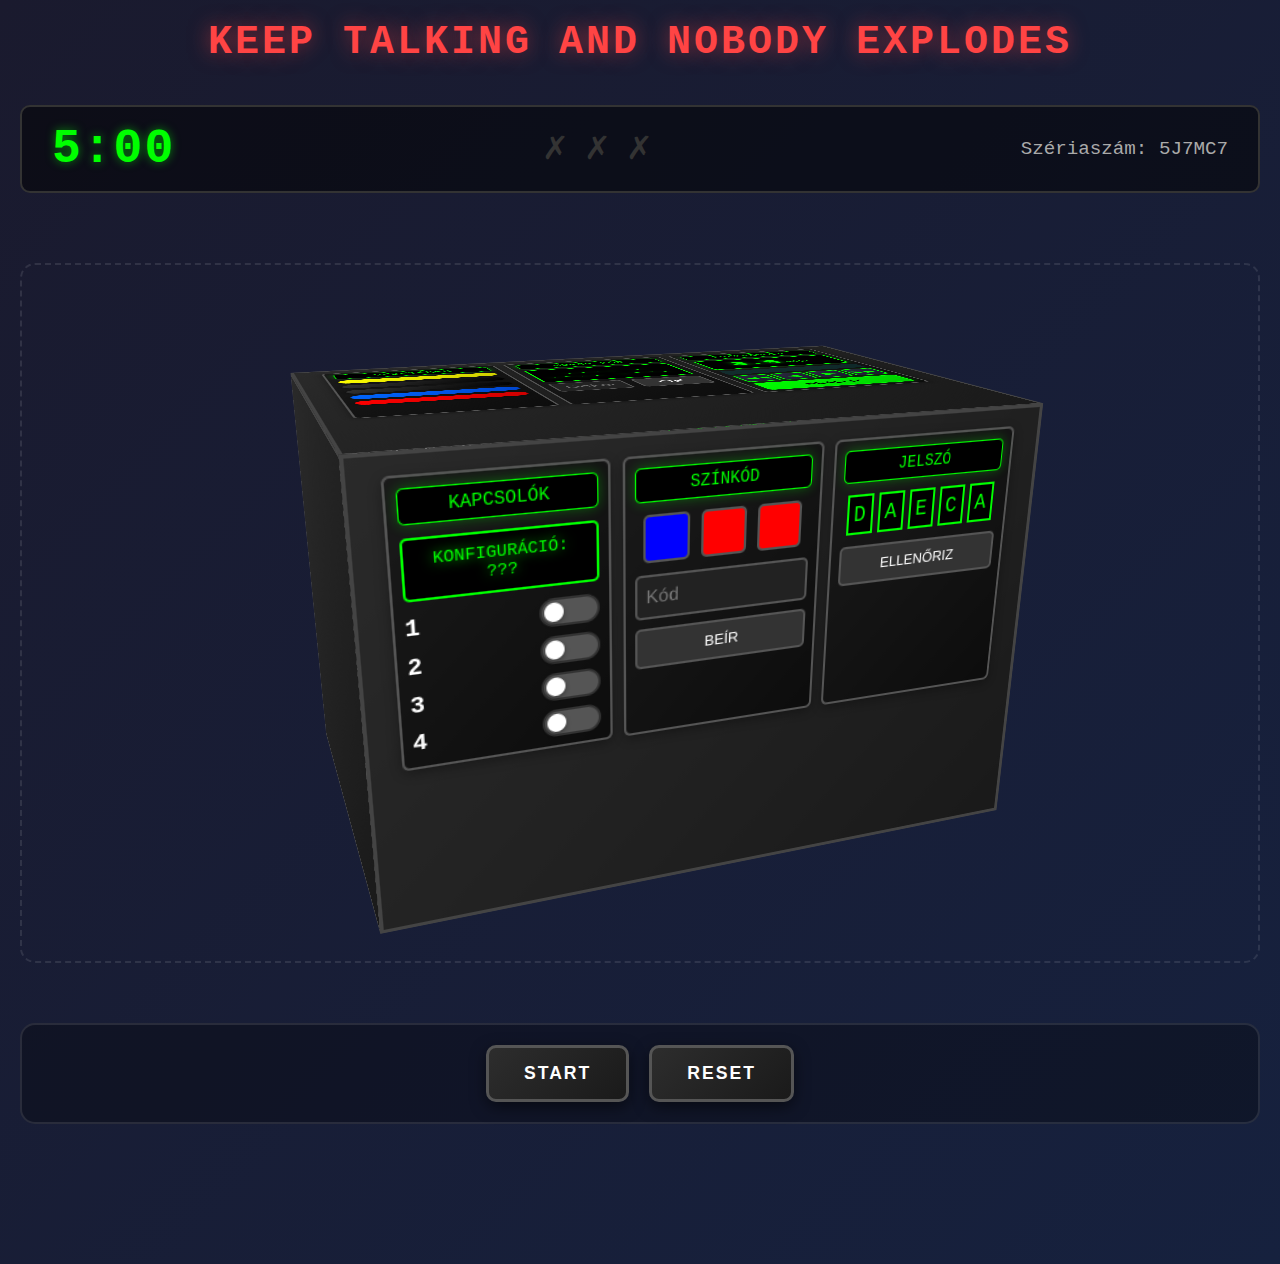
<file: index.html>
<!DOCTYPE html>
<html lang="hu">
<head>
    <meta charset="UTF-8">
    <meta name="viewport" content="width=device-width, initial-scale=1.0">
    <title>Keep Talking and Nobody Explodes</title>
    <link rel="stylesheet" href="style.css">
</head>
<body>
    <div class="scene-container">
        <h1 class="game-title">KEEP TALKING AND NOBODY EXPLODES</h1>
        
        <div class="status-bar">
            <div class="timer" id="timer">5:00</div>
            <div class="strikes">
                <span class="strike" id="strike1">✗</span>
                <span class="strike" id="strike2">✗</span>
                <span class="strike" id="strike3">✗</span>
            </div>
            <div class="serial-number">Szériaszám: <span id="serialNumber">AB3C4D</span></div>
        </div>

        <div class="bomb-container">
            <div class="bomb" id="bomb">
                <div class="bomb-face bomb-top">
                    <div class="module keypad-module" data-module="keypad">
                        <div class="module-header">BILLENTYŰZET</div>
                        <div class="keypad-grid">
                            <button class="keypad-button" data-symbol="☆">☆</button>
                            <button class="keypad-button" data-symbol="¶">¶</button>
                            <button class="keypad-button" data-symbol="Ω">Ω</button>
                            <button class="keypad-button" data-symbol="Ϙ">Ϙ</button>
                            <button class="keypad-button" data-symbol="☃">☃</button>
                            <button class="keypad-button" data-symbol="Ӭ">Ӭ</button>
                            <button class="keypad-button" data-symbol="ɶ">ɶ</button>
                            <button class="keypad-button" data-symbol="ψ">ψ</button>
                            <button class="keypad-button" data-symbol="¿">¿</button>
                            <button class="keypad-button" data-symbol="λ">λ</button>
                            <button class="keypad-button" data-symbol="Ѭ">Ѭ</button>
                            <button class="keypad-button" data-symbol="Ѽ">Ѽ</button>
                        </div>
                    </div>

                    <div class="module switches-module" data-module="switches">
                        <div class="module-header">KAPCSOLÓK</div>
                        <div class="switches-display" id="switchesDisplay">KONFIGURÁCIÓ: ?</div>
                        <div class="switches-container">
                            <div class="switch-item">
                                <div class="switch-label">1</div>
                                <button class="switch-toggle" data-switch="1" data-state="off">
                                    <div class="switch-slider"></div>
                                </button>
                            </div>
                            <div class="switch-item">
                                <div class="switch-label">2</div>
                                <button class="switch-toggle" data-switch="2" data-state="off">
                                    <div class="switch-slider"></div>
                                </button>
                            </div>
                            <div class="switch-item">
                                <div class="switch-label">3</div>
                                <button class="switch-toggle" data-switch="3" data-state="off">
                                    <div class="switch-slider"></div>
                                </button>
                            </div>
                            <div class="switch-item">
                                <div class="switch-label">4</div>
                                <button class="switch-toggle" data-switch="4" data-state="off">
                                    <div class="switch-slider"></div>
                                </button>
                            </div>
                        </div>
                    </div>

                    <div class="module morse-module" data-module="morse">
                        <div class="module-header">MORSE KÓD</div>
                        <div class="morse-code-display" id="morseCodeDisplay">- - - - -</div>
                        <div class="morse-controls">
                            <input type="text" class="morse-input" id="morseInput" placeholder="Dekódolt szöveg">
                            <button class="morse-submit" id="morseSubmit">OK</button>
                        </div>
                    </div>
                </div>

                <div class="bomb-face bomb-front">
                    <div class="module wires-module" data-module="wires">
                        <div class="module-header">VEZETÉKEK</div>
                        <div class="wires-container" id="wiresContainer">
                            <div class="wire wire-red" data-color="red" data-cut="false"></div>
                            <div class="wire wire-blue" data-color="blue" data-cut="false"></div>
                            <div class="wire wire-yellow" data-color="yellow" data-cut="false"></div>
                            <div class="wire wire-white" data-color="white" data-cut="false"></div>
                            <div class="wire wire-black" data-color="black" data-cut="false"></div>
                            <div class="wire wire-red" data-color="red" data-cut="false"></div>
                        </div>
                    </div>

                    <div class="module frequency-module" data-module="frequency">
                        <div class="module-header">FREKVENCIA</div>
                        <div class="frequency-display">
                            <div class="freq-screen">
                                <div class="freq-value" id="freqValue">3.5</div>
                                <div class="freq-unit">MHz</div>
                            </div>
                        </div>
                        <div class="frequency-info" id="frequencyInfo" style="color: #00ffff; font-size: 10px; margin: 5px 0;"></div>
                        <div class="frequency-controls">
                            <button class="freq-btn" id="freqDown">◀◀</button>
                            <button class="freq-btn" id="freqDownSmall">◀</button>
                            <button class="freq-btn" id="freqUpSmall">▶</button>
                            <button class="freq-btn" id="freqUp">▶▶</button>
                        </div>
                        <button class="freq-submit" id="freqSubmit">BEÁLLÍT</button>
                    </div>

                    <div class="module button-module" data-module="button">
                        <div class="module-header">GOMB</div>
                        <div class="button-container">
                            <button class="big-button" id="bigButton" data-color="red">
                                <span class="button-text" id="buttonText">DETONATE</span>
                            </button>
                            <div class="button-strip" id="buttonStrip"></div>
                        </div>
                    </div>
                </div>

                <div class="bomb-face bomb-left">
                </div>

                <div class="bomb-face bomb-right">
                </div>

                <div class="bomb-face bomb-back">
                    <div class="module password-module" data-module="password">
                        <div class="module-header">JELSZÓ</div>
                        <div class="password-container">
                            <div class="password-display">
                                <div class="password-letter" id="pass1">-</div>
                                <div class="password-letter" id="pass2">-</div>
                                <div class="password-letter" id="pass3">-</div>
                                <div class="password-letter" id="pass4">-</div>
                                <div class="password-letter" id="pass5">-</div>
                            </div>
                            <button class="password-submit" id="passwordSubmit">ELLENŐRIZ</button>
                        </div>
                    </div>

                    <div class="module maze-module" data-module="maze">
                        <div class="module-header">LABIRINTUS</div>
                        <div class="maze-container">
                            <canvas id="mazeCanvas" width="144" height="144"></canvas>
                            <div class="maze-controls">
                                <button class="maze-btn" id="mazeUp">▲</button>
                                <button class="maze-btn" id="mazeDown">▼</button>
                                <button class="maze-btn" id="mazeLeft">◀</button>
                                <button class="maze-btn" id="mazeRight">▶</button>
                            </div>
                        </div>
                    </div>

                    <div class="module sequence-module" data-module="sequence">
                        <div class="module-header">SZÁMSORREND</div>
                        <div class="sequence-display" id="sequenceDisplay">- - - -</div>
                        <div class="sequence-buttons">
                            <button class="sequence-btn" data-num="1"></button>
                            <button class="sequence-btn" data-num="2"></button>
                            <button class="sequence-btn" data-num="3"></button>
                            <button class="sequence-btn" data-num="4"></button>
                        </div>
                    </div>
                </div>

                <div class="bomb-face bomb-bottom">
                    <div class="module simon-module" data-module="simon">
                        <div class="module-header">SIMON SAYS</div>
                        <div class="simon-display" id="simonDisplay">KÖR: 0 / 8</div>
                        <div class="simon-container">
                            <div class="simon-buttons">
                                <button class="simon-button simon-red" data-color="red"></button>
                                <button class="simon-button simon-blue" data-color="blue"></button>
                                <button class="simon-button simon-yellow" data-color="yellow"></button>
                                <button class="simon-button simon-green" data-color="green"></button>
                            </div>
                        </div>
                        <br>
                        <button class="simon-start" id="simonStart">START</button>
                    </div>

                    <div class="module colorcode-module" data-module="colorcode">
                        <div class="module-header">SZÍNKÓD</div>
                        <div class="colorcode-display">
                            <div class="color-box" id="color1"></div>
                            <div class="color-box" id="color2"></div>
                            <div class="color-box" id="color3"></div>
                        </div>
                        <input type="text" class="colorcode-input" id="colorcodeInput" placeholder="Kód">
                        <button class="colorcode-submit" id="colorcodeSubmit">BEÍR</button>
                    </div>

                    <div class="module knob-module" data-module="knob">
                        <div class="module-header">GOMB FORGATÁS</div>
                        <div class="knob-leds" id="knobLeds">
                        </div>
                        <div class="knob-container">
                            <div class="knob-dial" id="knobDial">
                                <div class="knob-pointer"></div>
                            </div>
                        </div>
                        <div class="knob-positions">
                            <span>UP</span>
                            <span>DOWN</span>
                            <span>LEFT</span>
                            <span>RIGHT</span>
                        </div>
                    </div>
                </div>
            </div>
        </div>

        <div class="controls">
            <button class="control-btn" id="startBtn">START</button>
            <a href="index.html" style="text-decoration: none;color: white;"><button class="control-btn" id="resetBtn">RESET</button></a>
        </div>

        <div class="message" id="message"></div>
    </div>

    <script src="ManualAPI.js"></script>
    <script src="script.js"></script>
</body>
</html>
</file>
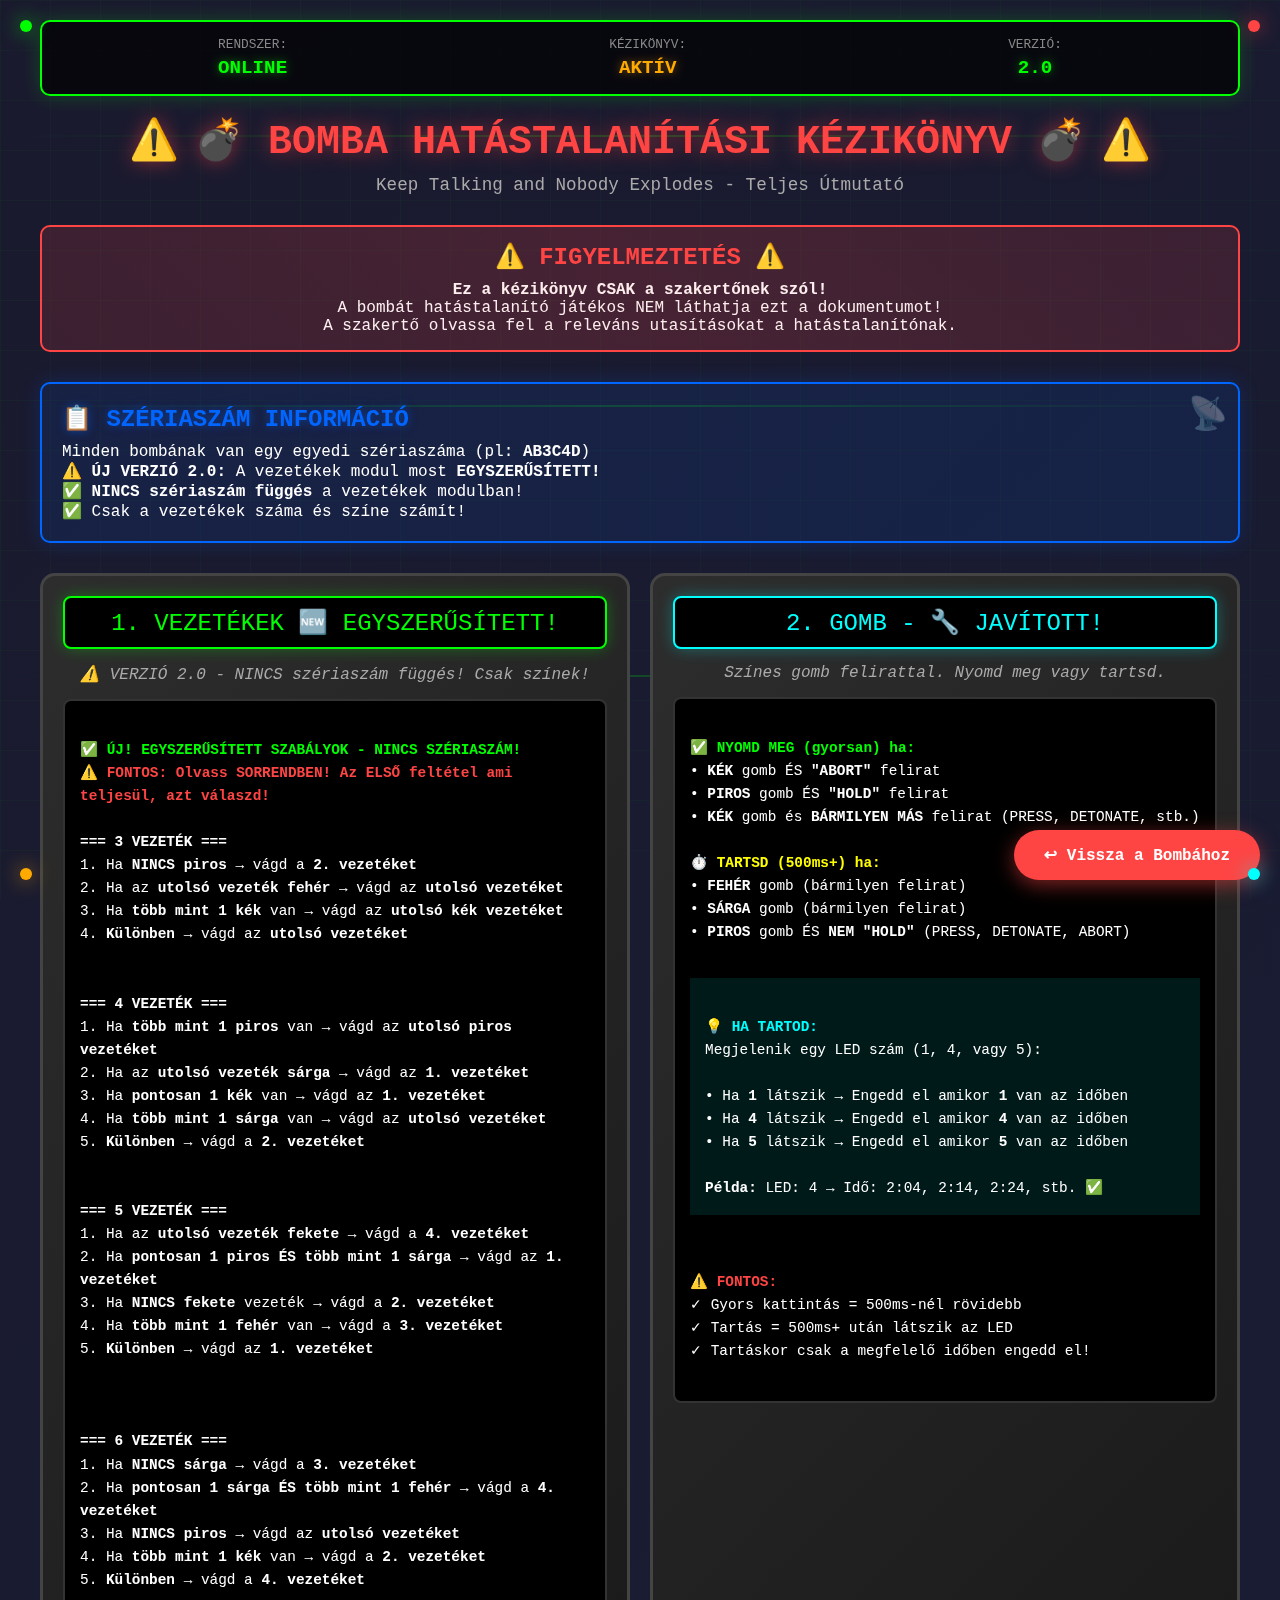
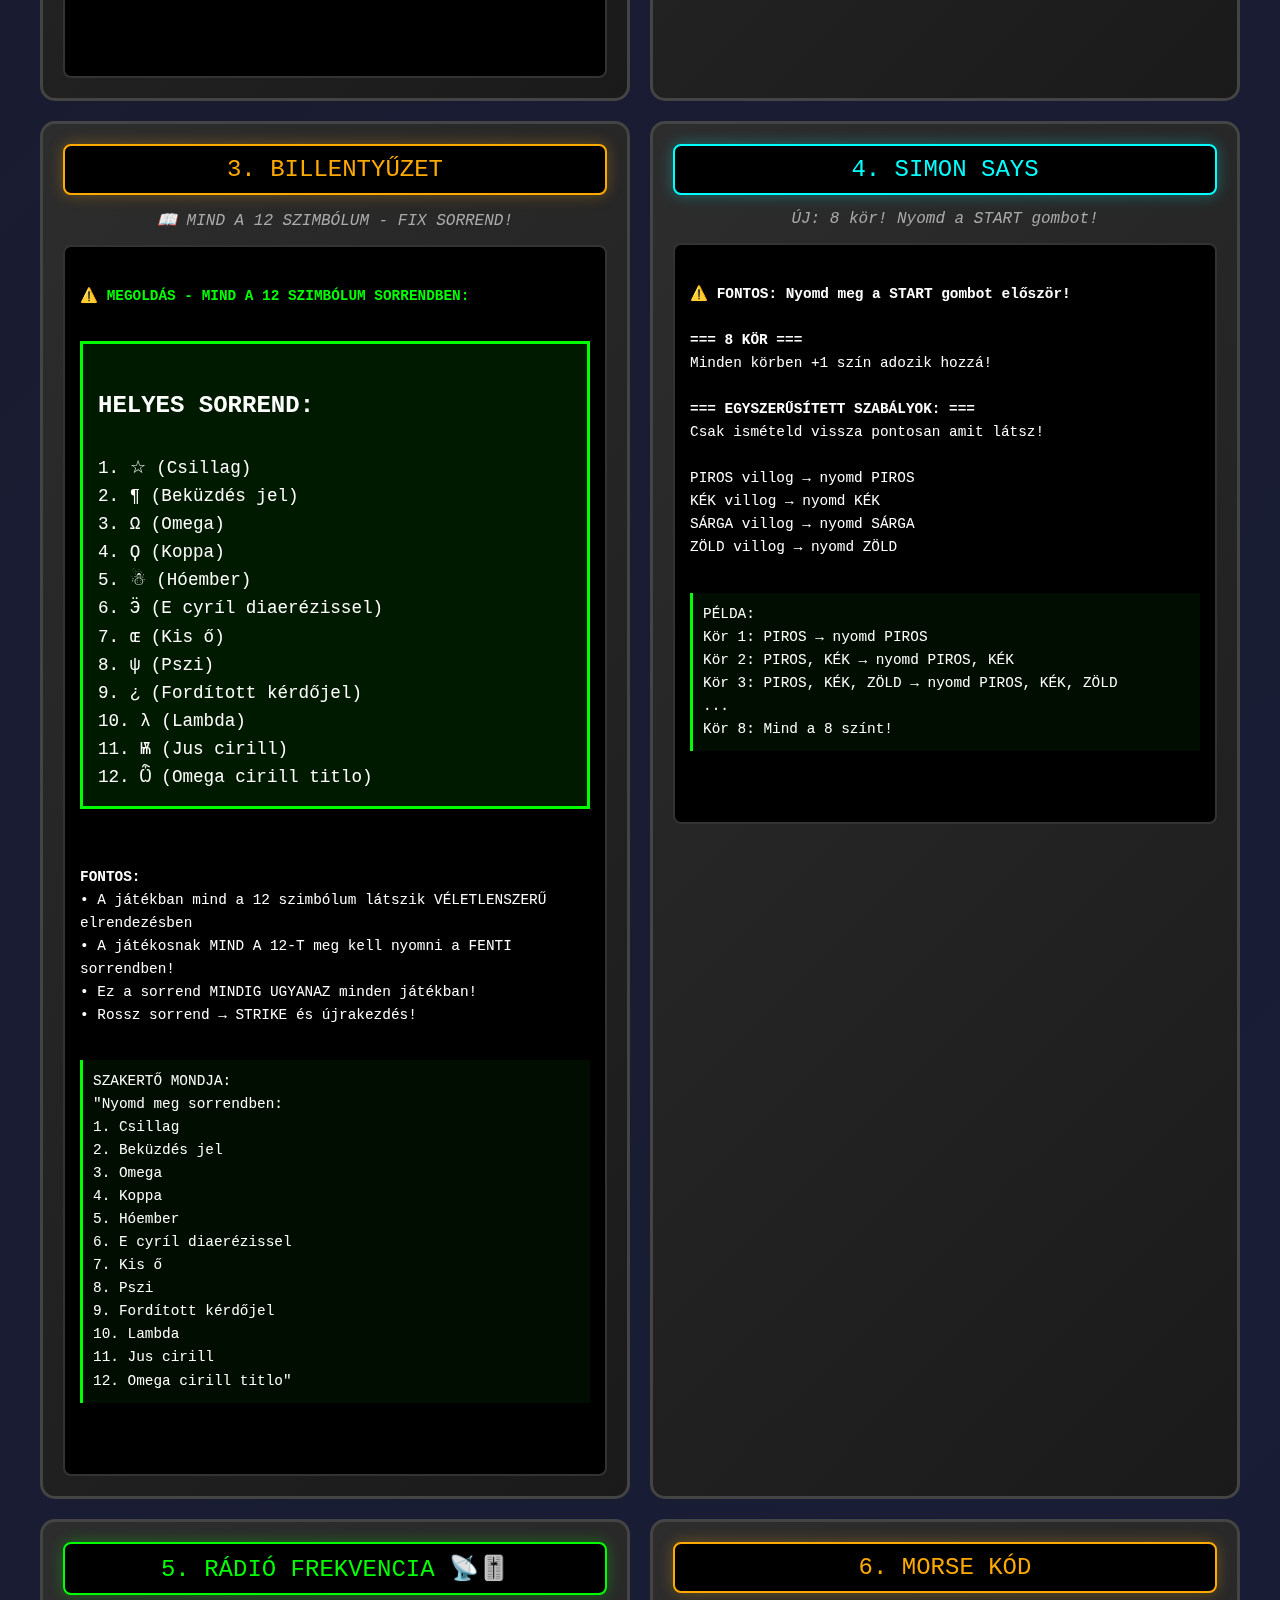
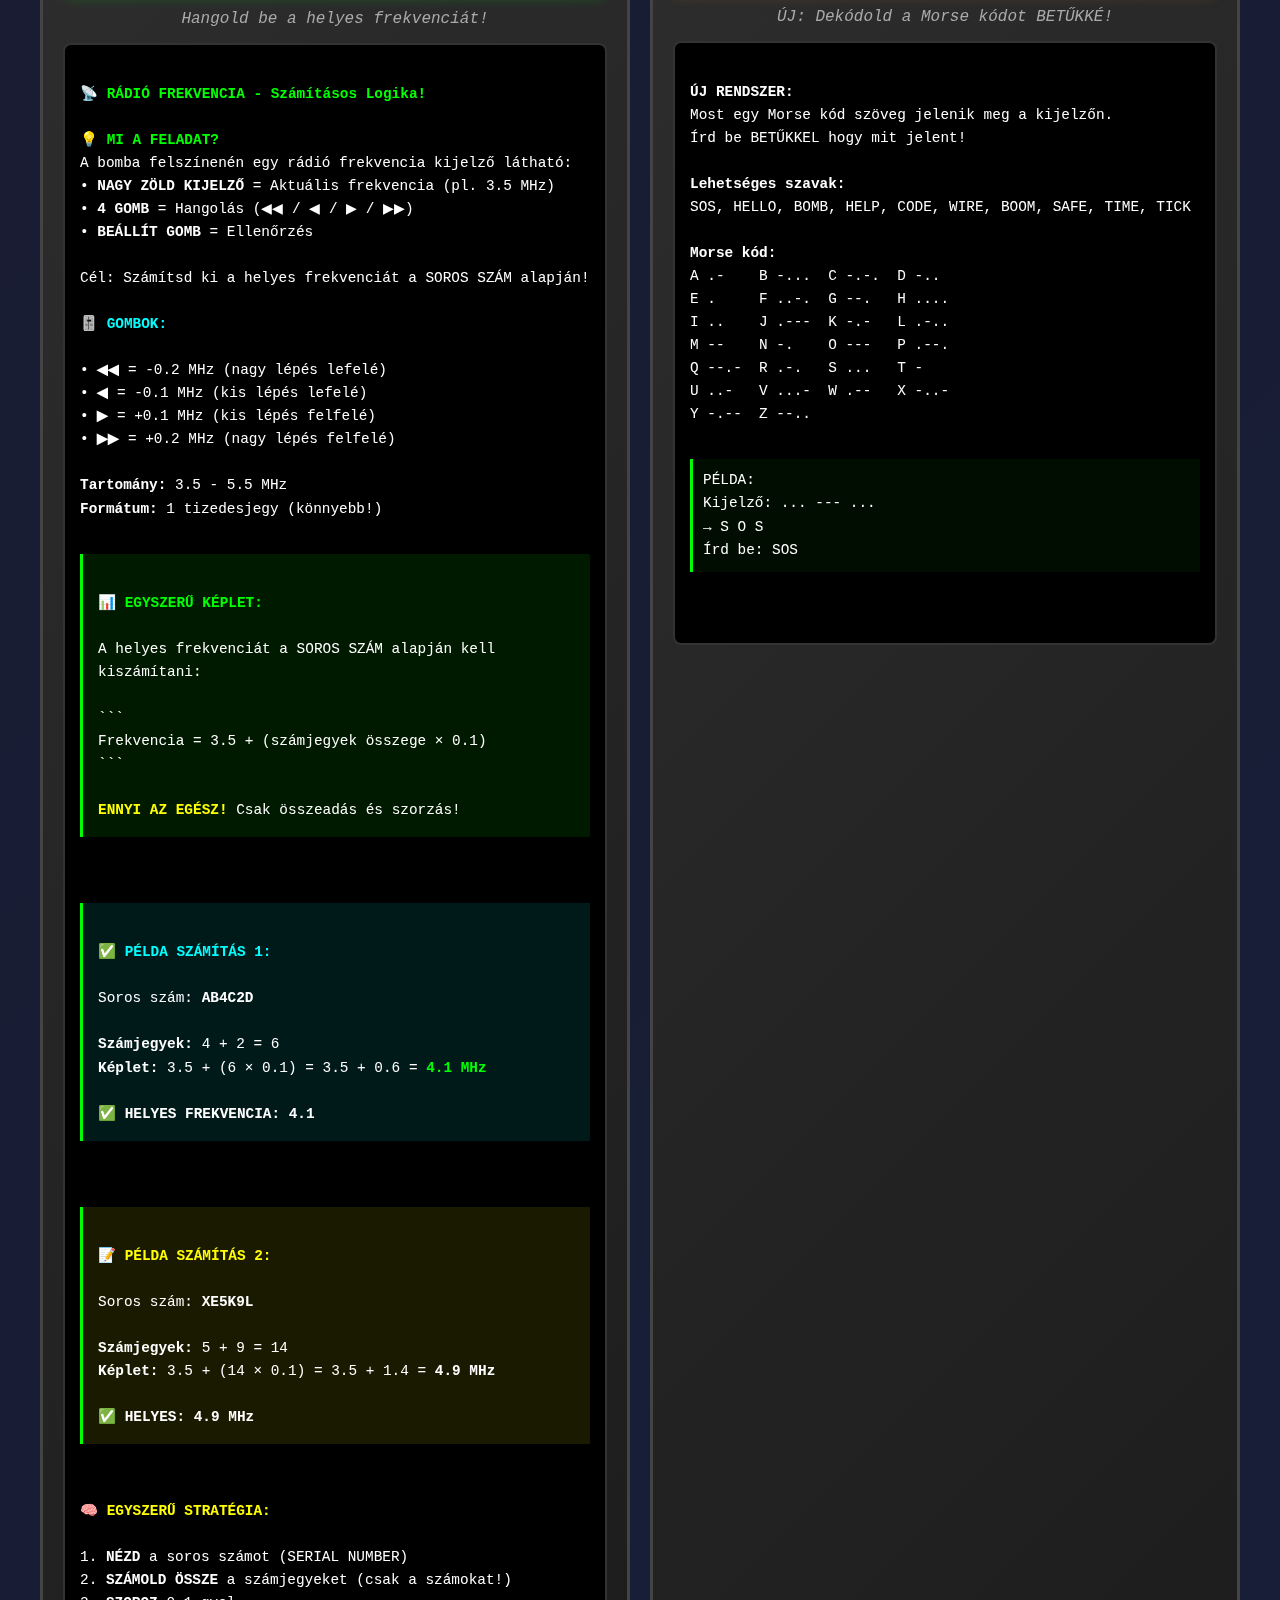
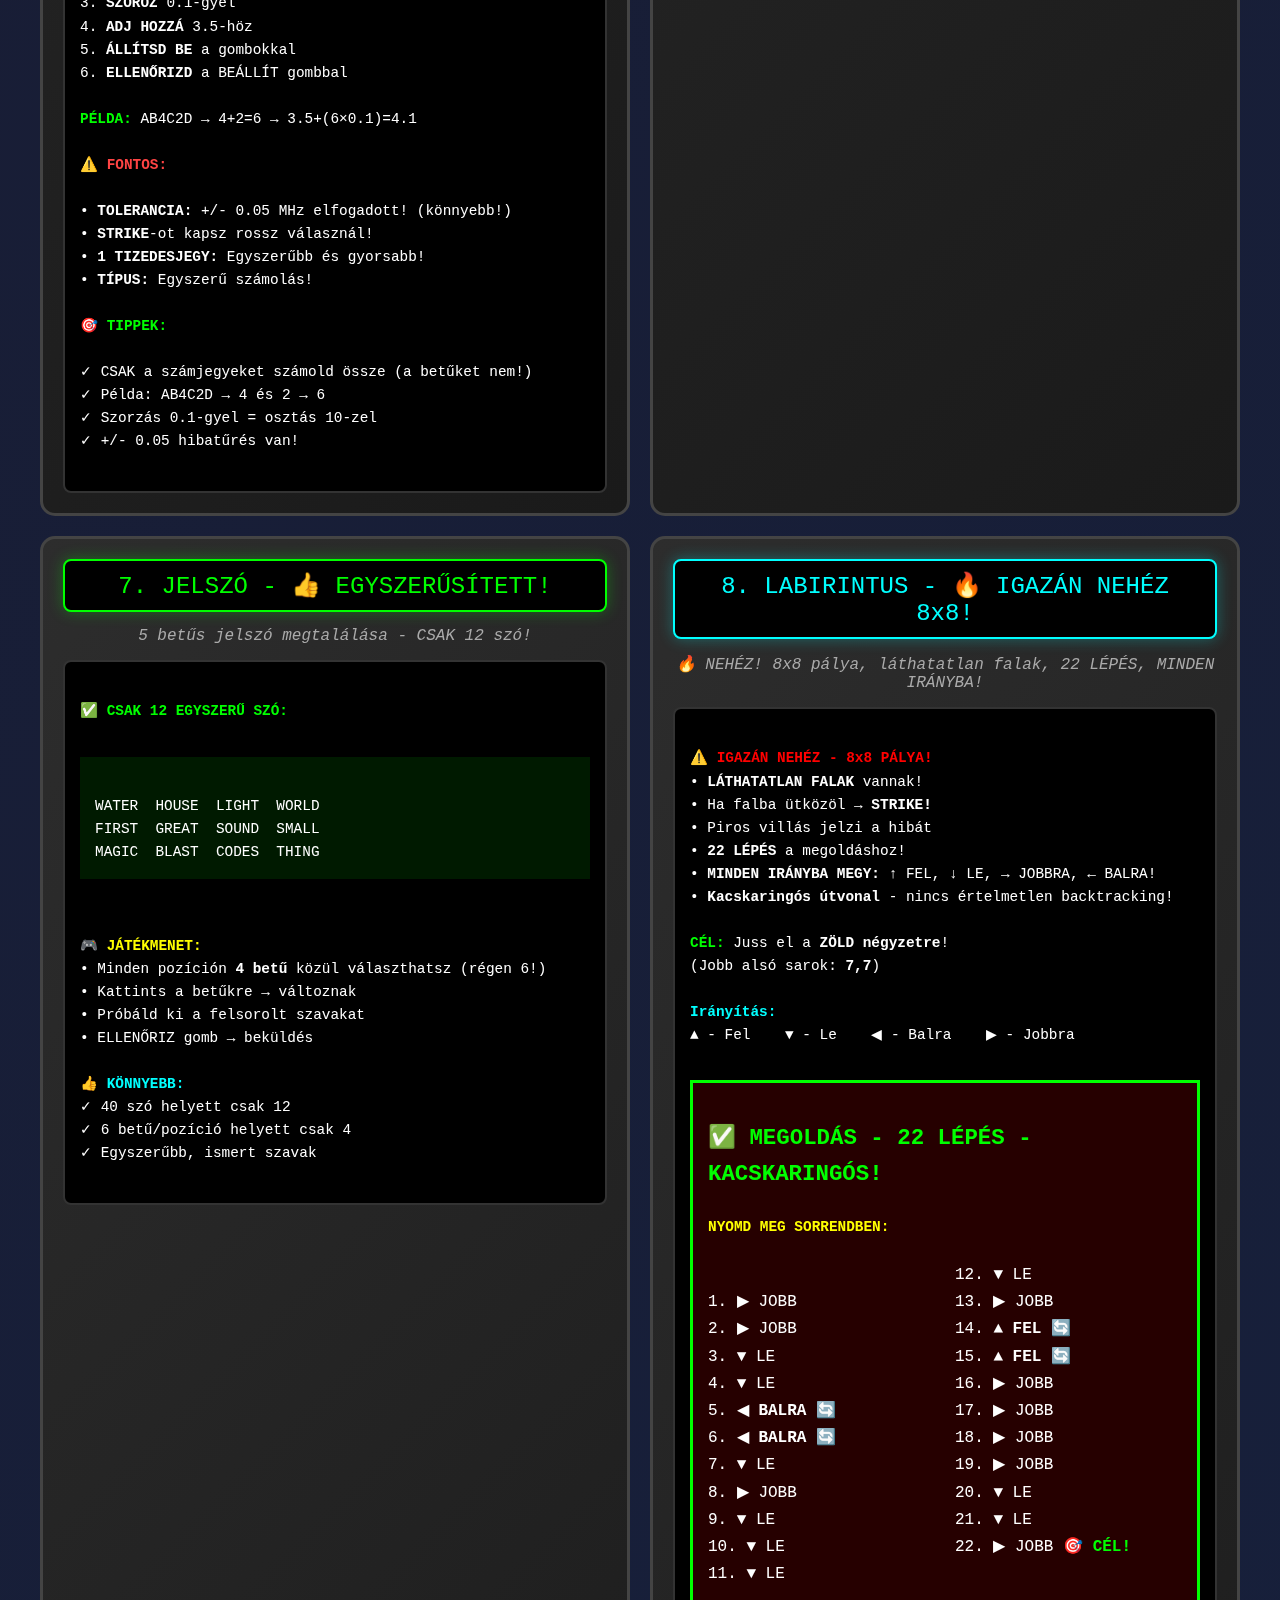
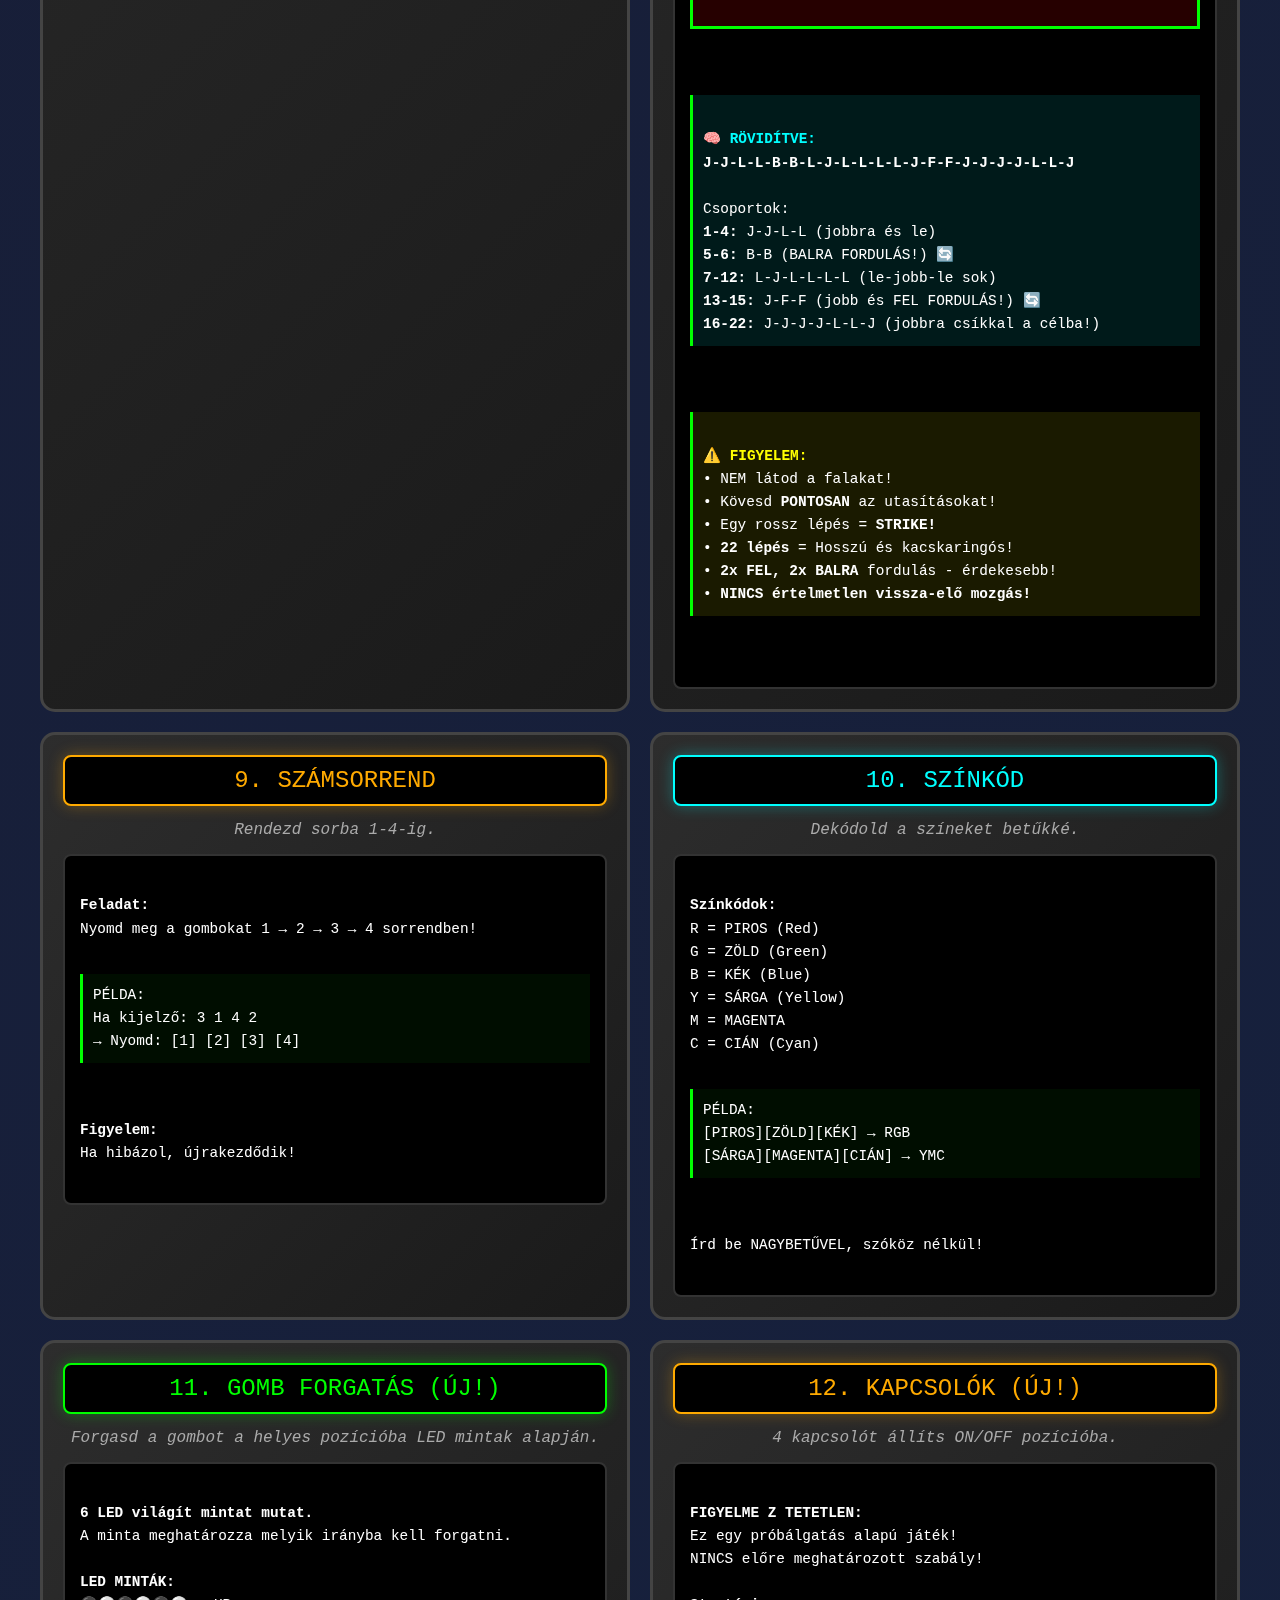
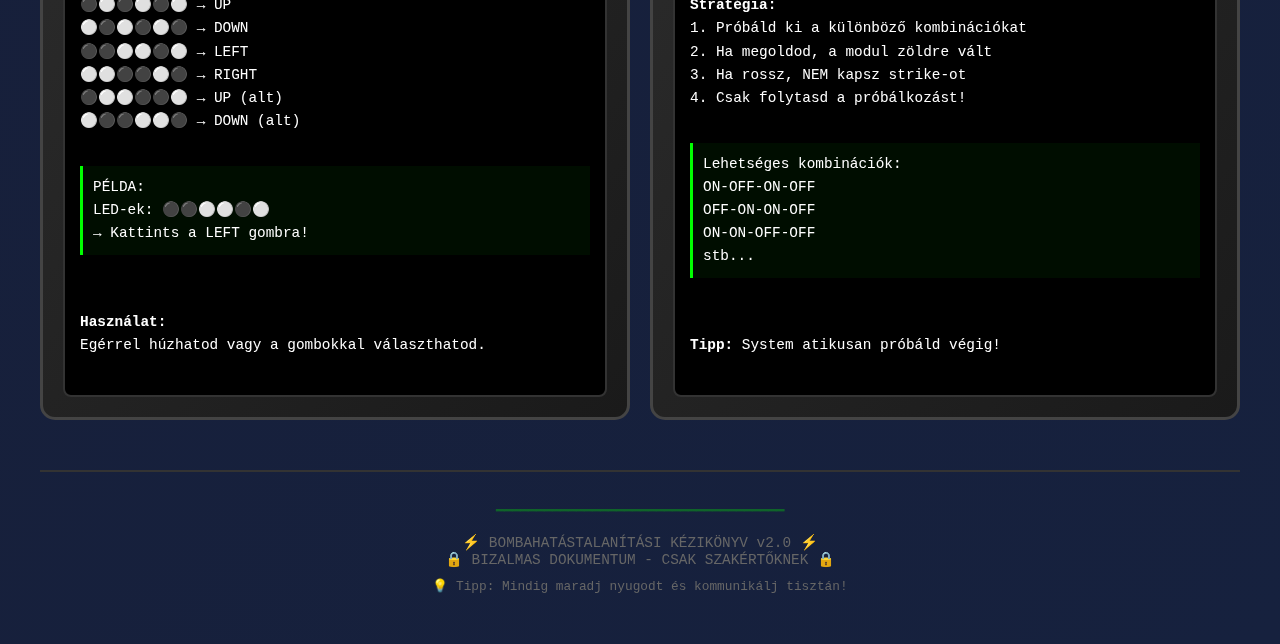
<file: manual.html>
<!DOCTYPE html>
<html lang="hu">
<head>
    <meta charset="UTF-8">
    <meta name="viewport" content="width=device-width, initial-scale=1.0">
    <title>Bomba Hatástalanítási Kézikönyv</title>
    <style>
        * {
            margin: 0;
            padding: 0;
            box-sizing: border-box;
        }

        body {
            font-family: 'Courier New', monospace;
            background: linear-gradient(135deg, #1a1a2e 0%, #16213e 100%);
            color: #fff;
            padding: 20px;
            position: relative;
            overflow-x: hidden;
        }

        body::before {
            content: '';
            position: fixed;
            top: 0;
            left: 0;
            width: 100%;
            height: 100%;
            background-image: 
                linear-gradient(rgba(0, 255, 0, 0.03) 1px, transparent 1px),
                linear-gradient(90deg, rgba(0, 255, 0, 0.03) 1px, transparent 1px);
            background-size: 50px 50px;
            pointer-events: none;
            z-index: 0;
            animation: gridMove 20s linear infinite;
        }

        @keyframes gridMove {
            0% { transform: translate(0, 0); }
            100% { transform: translate(50px, 50px); }
        }

        .led-indicator {
            position: fixed;
            width: 12px;
            height: 12px;
            border-radius: 50%;
            z-index: 1000;
        }

        .led-top-left {
            top: 20px;
            left: 20px;
            background: #00ff00;
            box-shadow: 0 0 20px rgba(0, 255, 0, 0.8);
            animation: ledPulse 2s infinite;
        }

        .led-top-right {
            top: 20px;
            right: 20px;
            background: #ff4444;
            box-shadow: 0 0 20px rgba(255, 68, 68, 0.8);
            animation: ledPulse 2.5s infinite;
        }

        .led-bottom-left {
            bottom: 20px;
            left: 20px;
            background: #ffaa00;
            box-shadow: 0 0 20px rgba(255, 170, 0, 0.8);
            animation: ledPulse 1.8s infinite;
        }

        .led-bottom-right {
            bottom: 20px;
            right: 20px;
            background: #00ffff;
            box-shadow: 0 0 20px rgba(0, 255, 255, 0.8);
            animation: ledPulse 2.2s infinite;
        }

        @keyframes ledPulse {
            0%, 100% { opacity: 1; transform: scale(1); }
            50% { opacity: 0.4; transform: scale(0.8); }
        }

        .container {
            max-width: 1200px;
            margin: 0 auto;
            position: relative;
            z-index: 1;
        }

        h1::before,
        h1::after {
            content: '⚠️';
            display: inline-block;
            margin: 0 15px;
            animation: rotate360 3s linear infinite;
        }

        @keyframes rotate360 {
            from { transform: rotate(0deg); }
            to { transform: rotate(360deg); }
        }

        h1 {
            text-align: center;
            color: #ff4444;
            font-size: 2.5rem;
            margin-bottom: 10px;
            text-shadow: 0 0 20px rgba(255, 68, 68, 0.5);
        }

        .subtitle {
            text-align: center;
            color: #aaa;
            margin-bottom: 30px;
            font-size: 1.1rem;
        }

        .warning {
            background: rgba(255, 68, 68, 0.1);
            border: 2px solid #ff4444;
            padding: 15px;
            border-radius: 10px;
            margin-bottom: 30px;
            text-align: center;
            position: relative;
            overflow: hidden;
            animation: warningGlow 2s infinite;
        }

        .warning::before {
            content: '';
            position: absolute;
            top: -50%;
            left: -50%;
            width: 200%;
            height: 200%;
            background: linear-gradient(45deg, transparent, rgba(255, 68, 68, 0.1), transparent);
            animation: warningShine 3s linear infinite;
        }

        @keyframes warningGlow {
            0%, 100% { box-shadow: 0 0 20px rgba(255, 68, 68, 0.3); }
            50% { box-shadow: 0 0 40px rgba(255, 68, 68, 0.6); }
        }

        @keyframes warningShine {
            0% { transform: rotate(0deg); }
            100% { transform: rotate(360deg); }
        }

        .warning h2 {
            color: #ff4444;
            margin-bottom: 10px;
            position: relative;
            z-index: 1;
            animation: textPulse 1.5s infinite;
        }

        @keyframes textPulse {
            0%, 100% { text-shadow: 0 0 10px rgba(255, 68, 68, 0.5); }
            50% { text-shadow: 0 0 25px rgba(255, 68, 68, 0.9); }
        }

        .modules-grid {
            display: grid;
            grid-template-columns: repeat(auto-fit, minmax(500px, 1fr));
            gap: 20px;
            margin-bottom: 30px;
        }

        .module-card {
            background: linear-gradient(135deg, #2d2d2d 0%, #1a1a1a 100%);
            border: 3px solid #444;
            border-radius: 15px;
            padding: 20px;
            transition: all 0.3s;
            position: relative;
            overflow: hidden;
        }

        .module-card::before {
            content: '';
            position: absolute;
            top: 0;
            left: -100%;
            width: 100%;
            height: 100%;
            background: linear-gradient(90deg, transparent, rgba(0, 255, 0, 0.05), transparent);
            transition: left 0.5s;
        }

        .module-card:hover::before {
            left: 100%;
        }

        .module-card:hover {
            border-color: #00ff00;
            box-shadow: 0 0 30px rgba(0, 255, 0, 0.3);
            transform: translateY(-5px);
        }

        .module-card:nth-child(even):hover {
            border-color: #00ffff;
            box-shadow: 0 0 30px rgba(0, 255, 255, 0.3);
        }

        .module-card:nth-child(3n):hover {
            border-color: #ffaa00;
            box-shadow: 0 0 30px rgba(255, 170, 0, 0.3);
        }

        .module-header {
            background: #000;
            color: #00ff00;
            padding: 10px 15px;
            border-radius: 8px;
            font-size: 1.5rem;
            margin-bottom: 15px;
            text-align: center;
            border: 2px solid #00ff00;
            box-shadow: 0 0 15px rgba(0, 255, 0, 0.3);
            position: relative;
            animation: headerGlow 3s ease-in-out infinite;
        }

        @keyframes headerGlow {
            0%, 100% { box-shadow: 0 0 15px rgba(0, 255, 0, 0.3); }
            50% { box-shadow: 0 0 25px rgba(0, 255, 0, 0.6); }
        }

        .module-card:nth-child(even) .module-header {
            color: #00ffff;
            border-color: #00ffff;
            box-shadow: 0 0 15px rgba(0, 255, 255, 0.3);
        }

        .module-card:nth-child(3n) .module-header {
            color: #ffaa00;
            border-color: #ffaa00;
            box-shadow: 0 0 15px rgba(255, 170, 0, 0.3);
        }

        .module-description {
            color: #aaa;
            font-size: 1rem;
            margin-bottom: 15px;
            text-align: center;
            font-style: italic;
        }

        .module-instructions {
            background: #000;
            padding: 15px;
            border-radius: 8px;
            border: 2px solid #333;
            white-space: pre-wrap;
            font-size: 0.9rem;
            line-height: 1.6;
            overflow-x: auto;
        }

        .module-instructions h3 {
            color: #ffff00;
            margin: 10px 0;
        }

        .example {
            background: rgba(0, 255, 0, 0.05);
            border-left: 3px solid #00ff00;
            padding: 10px;
            margin: 10px 0;
            position: relative;
            transition: all 0.3s;
        }

        .example:hover {
            background: rgba(0, 255, 0, 0.1);
            border-left-width: 5px;
            padding-left: 15px;
        }

        .example::before {
            content: '➤';
            position: absolute;
            left: -15px;
            top: 50%;
            transform: translateY(-50%);
            color: #00ff00;
            font-size: 1.2rem;
            opacity: 0;
            transition: all 0.3s;
        }

        .example:hover::before {
            opacity: 1;
            left: -20px;
        }

        .serial-info {
            background: rgba(0, 100, 255, 0.1);
            border: 2px solid #0066ff;
            padding: 20px;
            border-radius: 10px;
            margin-bottom: 30px;
            position: relative;
            box-shadow: 0 0 20px rgba(0, 102, 255, 0.2);
        }

        .serial-info::after {
            content: '📡';
            position: absolute;
            top: 10px;
            right: 10px;
            font-size: 2rem;
            opacity: 0.3;
            animation: float 3s ease-in-out infinite;
        }

        @keyframes float {
            0%, 100% { transform: translateY(0px); }
            50% { transform: translateY(-10px); }
        }

        .serial-info h2 {
            color: #0066ff;
            margin-bottom: 10px;
            text-shadow: 0 0 10px rgba(0, 102, 255, 0.5);
        }

        .button-nav {
            position: fixed;
            bottom: 20px;
            right: 20px;
            background: #ff4444;
            color: #fff;
            padding: 15px 30px;
            border-radius: 50px;
            text-decoration: none;
            font-weight: bold;
            box-shadow: 0 5px 20px rgba(255, 68, 68, 0.5);
            transition: all 0.3s;
        }

        .button-nav:hover {
            background: #ff6666;
            transform: scale(1.1);
            box-shadow: 0 5px 30px rgba(255, 68, 68, 0.8);
        }

        .deco-line {
            position: fixed;
            background: linear-gradient(90deg, transparent, rgba(0, 255, 0, 0.2), transparent);
            pointer-events: none;
            z-index: 0;
        }

        .deco-line-1 {
            top: 15%;
            left: 0;
            width: 100%;
            height: 2px;
            animation: lineSlide 8s linear infinite;
        }

        .deco-line-2 {
            top: 45%;
            left: 0;
            width: 100%;
            height: 2px;
            animation: lineSlide 10s linear infinite reverse;
        }

        .deco-line-3 {
            top: 75%;
            left: 0;
            width: 100%;
            height: 2px;
            animation: lineSlide 12s linear infinite;
        }

        @keyframes lineSlide {
            0% { opacity: 0; transform: translateX(-100%); }
            50% { opacity: 1; }
            100% { opacity: 0; transform: translateX(100%); }
        }

        @media (max-width: 768px) {
            .modules-grid {
                grid-template-columns: 1fr;
            }
            
            h1 {
                font-size: 1.8rem;
            }
            
            h1::before,
            h1::after {
                display: none;
            }
            
            .led-indicator {
                display: none;
            }
        }

        .status-header {
            display: flex;
            justify-content: space-around;
            background: rgba(0, 0, 0, 0.7);
            border: 2px solid #00ff00;
            border-radius: 10px;
            padding: 15px;
            margin-bottom: 20px;
            box-shadow: 0 0 20px rgba(0, 255, 0, 0.2);
        }

        .status-item {
            display: flex;
            flex-direction: column;
            align-items: center;
            gap: 5px;
        }

        .status-label {
            font-size: 0.8rem;
            color: #888;
            text-transform: uppercase;
        }

        .status-value {
            font-size: 1.2rem;
            font-weight: bold;
            color: #00ff00;
            text-shadow: 0 0 10px rgba(0, 255, 0, 0.5);
        }

        .status-online {
            animation: statusBlink 2s infinite;
        }

        .status-active {
            color: #ffaa00;
            text-shadow: 0 0 10px rgba(255, 170, 0, 0.5);
        }

        @keyframes statusBlink {
            0%, 100% { opacity: 1; }
            50% { opacity: 0.6; }
        }

        .footer-deco {
            text-align: center;
            padding: 30px;
            margin-top: 50px;
            border-top: 2px solid #333;
            color: #666;
            font-size: 0.9rem;
        }

        .footer-deco::before {
            content: '━━━━━━━━━━━━━━━━━━━━━━━━━━━━━━━━━━━━';
            display: block;
            color: #00ff00;
            margin-bottom: 15px;
            opacity: 0.3;
        }
    </style>
</head>
<body>
    
    <div class="led-indicator led-top-left"></div>
    <div class="led-indicator led-top-right"></div>
    <div class="led-indicator led-bottom-left"></div>
    <div class="led-indicator led-bottom-right"></div>
    
    
    <div class="deco-line deco-line-1"></div>
    <div class="deco-line deco-line-2"></div>
    <div class="deco-line deco-line-3"></div>
    
    <div class="container">
        
        <div class="status-header">
            <div class="status-item">
                <span class="status-label">RENDSZER:</span>
                <span class="status-value status-online">ONLINE</span>
            </div>
            <div class="status-item">
                <span class="status-label">KÉZIKÖNYV:</span>
                <span class="status-value status-active">AKTÍV</span>
            </div>
            <div class="status-item">
                <span class="status-label">VERZIÓ:</span>
                <span class="status-value">2.0</span>
            </div>
        </div>
        
        <h1>💣 BOMBA HATÁSTALANÍTÁSI KÉZIKÖNYV 💣</h1>
        <p class="subtitle">Keep Talking and Nobody Explodes - Teljes Útmutató</p>

        <div class="warning">
            <h2>⚠️ FIGYELMEZTETÉS ⚠️</h2>
            <p><strong>Ez a kézikönyv CSAK a szakertőnek szól!</strong></p>
            <p>A bombát hatástalanító játékos NEM láthatja ezt a dokumentumot!</p>
            <p>A szakertő olvassa fel a releváns utasításokat a hatástalanítónak.</p>
        </div>

        <div class="serial-info">
            <h2>📋 SZÉRIASZÁM INFORMÁCIÓ</h2>
            <p>Minden bombának van egy egyedi szériaszáma (pl: <strong>AB3C4D</strong>)</p>
            <p><strong>⚠️ ÚJ VERZIÓ 2.0:</strong> A vezetékek modul most <strong>EGYSZERŰSÍTETT!</strong></p>
            <p>✅ <strong>NINCS szériaszám függés</strong> a vezetékek modulban!</p>
            <p>✅ Csak a vezetékek száma és színe számít!</p>
        </div>

        <div class="modules-grid">
            
            <div class="module-card">
                <div class="module-header">1. VEZETÉKEK 🆕 EGYSZERŰSÍTETT!</div>
                <div class="module-description">⚠️ VERZIÓ 2.0 - NINCS szériaszám függés! Csak színek!</div>
                <div class="module-instructions">
<strong style="color: #00ff00;">✅ ÚJ! EGYSZERŰSÍTETT SZABÁLYOK - NINCS SZÉRIASZÁM!</strong>
<strong style="color: #ff4444;">⚠️ FONTOS: Olvass SORRENDBEN! Az ELSŐ feltétel ami teljesül, azt válaszd!</strong>

<strong>=== 3 VEZETÉK ===</strong>
1. Ha <strong>NINCS piros</strong> → vágd a <strong>2. vezetéket</strong>
2. Ha az <strong>utolsó vezeték fehér</strong> → vágd az <strong>utolsó vezetéket</strong>
3. Ha <strong>több mint 1 kék</strong> van → vágd az <strong>utolsó kék vezetéket</strong>
4. <strong>Különben</strong> → vágd az <strong>utolsó vezetéket</strong>


<strong>=== 4 VEZETÉK ===</strong>
1. Ha <strong>több mint 1 piros</strong> van → vágd az <strong>utolsó piros vezetéket</strong>
2. Ha az <strong>utolsó vezeték sárga</strong> → vágd az <strong>1. vezetéket</strong>
3. Ha <strong>pontosan 1 kék</strong> van → vágd az <strong>1. vezetéket</strong>
4. Ha <strong>több mint 1 sárga</strong> van → vágd az <strong>utolsó vezetéket</strong>
5. <strong>Különben</strong> → vágd a <strong>2. vezetéket</strong>


<strong>=== 5 VEZETÉK ===</strong>
1. Ha az <strong>utolsó vezeték fekete</strong> → vágd a <strong>4. vezetéket</strong>
2. Ha <strong>pontosan 1 piros ÉS több mint 1 sárga</strong> → vágd az <strong>1. vezetéket</strong>
3. Ha <strong>NINCS fekete</strong> vezeték → vágd a <strong>2. vezetéket</strong>
4. Ha <strong>több mint 1 fehér</strong> van → vágd a <strong>3. vezetéket</strong>
5. <strong>Különben</strong> → vágd az <strong>1. vezetéket</strong>



<strong>=== 6 VEZETÉK ===</strong>
1. Ha <strong>NINCS sárga</strong> → vágd a <strong>3. vezetéket</strong>
2. Ha <strong>pontosan 1 sárga ÉS több mint 1 fehér</strong> → vágd a <strong>4. vezetéket</strong>
3. Ha <strong>NINCS piros</strong> → vágd az <strong>utolsó vezetéket</strong>
4. Ha <strong>több mint 1 kék</strong> van → vágd a <strong>2. vezetéket</strong>
5. <strong>Különben</strong> → vágd a <strong>4. vezetéket</strong>


                </div>
            </div>

            
            <div class="module-card">
                <div class="module-header">2. GOMB - 🔧 JAVÍTOTT!</div>
                <div class="module-description">Színes gomb felirattal. Nyomd meg vagy tartsd.</div>
                <div class="module-instructions">
<strong style="color: #00ff00;">✅ NYOMD MEG (gyorsan) ha:</strong>
• <strong>KÉK</strong> gomb ÉS <strong>"ABORT"</strong> felirat
• <strong>PIROS</strong> gomb ÉS <strong>"HOLD"</strong> felirat
• <strong>KÉK</strong> gomb és <strong>BÁRMILYEN MÁS</strong> felirat (PRESS, DETONATE, stb.)

<strong style="color: #ffff00;">⏱️ TARTSD (500ms+) ha:</strong>
• <strong>FEHÉR</strong> gomb (bármilyen felirat)
• <strong>SÁRGA</strong> gomb (bármilyen felirat)
• <strong>PIROS</strong> gomb ÉS <strong>NEM "HOLD"</strong> (PRESS, DETONATE, ABORT)

<div style="background: rgba(0,255,255,0.1); padding: 15px; margin: 10px 0;">
<strong style="color: #00ffff;">💡 HA TARTOD:</strong>
Megjelenik egy LED szám (1, 4, vagy 5):

• Ha <strong>1</strong> látszik → Engedd el amikor <strong>1</strong> van az időben
• Ha <strong>4</strong> látszik → Engedd el amikor <strong>4</strong> van az időben
• Ha <strong>5</strong> látszik → Engedd el amikor <strong>5</strong> van az időben

<strong>Példa:</strong> LED: 4 → Idő: 2:04, 2:14, 2:24, stb. ✅
</div>

<strong style="color: #ff4444;">⚠️ FONTOS:</strong>
✓ Gyors kattintás = 500ms-nél rövidebb
✓ Tartás = 500ms+ után látszik az LED
✓ Tartáskor csak a megfelelő időben engedd el!
                </div>
            </div>

            
            <div class="module-card">
                <div class="module-header">3. BILLENTYŰZET</div>
                <div class="module-description">📖 MIND A 12 SZIMBÓLUM - FIX SORREND!</div>
                <div class="module-instructions">
<strong style="color: #00ff00;">⚠️ MEGOLDÁS - MIND A 12 SZIMBÓLUM SORRENDBEN:</strong>

<div class="example" style="background: rgba(0, 255, 0, 0.1); border: 3px solid #00ff00; padding: 15px; font-size: 1.1rem;">
<strong style="font-size: 1.5rem;">HELYES SORREND:</strong>

1. ☆ (Csillag)
2. ¶ (Beküzdés jel)
3. Ω (Omega)
4. Ϙ (Koppa)
5. ☃ (Hóember)
6. Ӭ (E cyríl diaerézissel)
7. ɶ (Kis ő)
8. ψ (Pszi)
9. ¿ (Fordított kérdőjel)
10. λ (Lambda)
11. Ѭ (Jus cirill)
12. Ѽ (Omega cirill titlo)
</div>

<strong>FONTOS:</strong>
• A játékban mind a 12 szimbólum látszik VÉLETLENSZERŰ elrendezésben
• A játékosnak MIND A 12-T meg kell nyomni a FENTI sorrendben!
• Ez a sorrend MINDIG UGYANAZ minden játékban!
• Rossz sorrend → STRIKE és újrakezdés!

<div class="example">SZAKERTŐ MONDJA:
"Nyomd meg sorrendben:
1. Csillag
2. Beküzdés jel
3. Omega
4. Koppa
5. Hóember
6. E cyríl diaerézissel
7. Kis ő
8. Pszi
9. Fordított kérdőjel
10. Lambda
11. Jus cirill
12. Omega cirill titlo"</div>
                </div>
            </div>

            
            <div class="module-card">
                <div class="module-header">4. SIMON SAYS</div>
                <div class="module-description">ÚJ: 8 kör! Nyomd a START gombot!</div>
                <div class="module-instructions">
<strong>⚠️ FONTOS: Nyomd meg a START gombot először!</strong>

<strong>=== 8 KÖR ===</strong>
Minden körben +1 szín adozik hozzá!

<strong>=== EGYSZERŰSÍTETT SZABÁLYOK: ===</strong>
Csak ismételd vissza pontosan amit látsz!

PIROS villog → nyomd PIROS
KÉK villog → nyomd KÉK
SÁRGA villog → nyomd SÁRGA
ZÖLD villog → nyomd ZÖLD

<div class="example">PÉLDA:
Kör 1: PIROS → nyomd PIROS
Kör 2: PIROS, KÉK → nyomd PIROS, KÉK
Kör 3: PIROS, KÉK, ZÖLD → nyomd PIROS, KÉK, ZÖLD
...
Kör 8: Mind a 8 színt!</div>
                </div>
            </div>

            
            <div class="module-card">
                <div class="module-header">5. RÁDIÓ FREKVENCIA 📡🎚️</div>
                <div class="module-description">Hangold be a helyes frekvenciát!</div>
                <div class="module-instructions">
<strong style="color: #00ff00;">📡 RÁDIÓ FREKVENCIA - Számításos Logika!</strong>

<strong style="color: #00ff00;">💡 MI A FELADAT?</strong>
A bomba felszínenén egy rádió frekvencia kijelző látható:
• <strong>NAGY ZÖLD KIJELZŐ</strong> = Aktuális frekvencia (pl. 3.5 MHz)
• <strong>4 GOMB</strong> = Hangolás (◀◀ / ◀ / ▶ / ▶▶)
• <strong>BEÁLLÍT GOMB</strong> = Ellenőrzés

Cél: Számítsd ki a helyes frekvenciát a SOROS SZÁM alapján!

<strong style="color: #00ffff;">🎚️ GOMBOK:</strong>

• <strong>◀◀</strong> = -0.2 MHz (nagy lépés lefelé)
• <strong>◀</strong> = -0.1 MHz (kis lépés lefelé)
• <strong>▶</strong> = +0.1 MHz (kis lépés felfelé)
• <strong>▶▶</strong> = +0.2 MHz (nagy lépés felfelé)

<strong>Tartomány:</strong> 3.5 - 5.5 MHz
<strong>Formátum:</strong> 1 tizedesjegy (könnyebb!)

<div class="example" style="background: rgba(0,255,0,0.1); padding: 15px;">
<strong style="color: #00ff00;">📊 EGYSZERŰ KÉPLET:</strong>

A helyes frekvenciát a SOROS SZÁM alapján kell kiszámítani:

```
Frekvencia = 3.5 + (számjegyek összege × 0.1)
```

<strong style="color: #ffff00;">ENNYI AZ EGÉSZ!</strong> Csak összeadás és szorzás!</div>

<div class="example" style="background: rgba(0,255,255,0.1); padding: 15px;">
<strong style="color: #00ffff;">✅ PÉLDA SZÁMÍTÁS 1:</strong>

Soros szám: <strong>AB4C2D</strong>

<strong>Számjegyek:</strong> 4 + 2 = 6
<strong>Képlet:</strong> 3.5 + (6 × 0.1) = 3.5 + 0.6 = <strong style="color: #00ff00;">4.1 MHz</strong>

✅ <strong>HELYES FREKVENCIA: 4.1</strong></div>

<div class="example" style="background: rgba(255,255,0,0.1); padding: 15px;">
<strong style="color: #ffff00;">📝 PÉLDA SZÁMÍTÁS 2:</strong>

Soros szám: <strong>XE5K9L</strong>

<strong>Számjegyek:</strong> 5 + 9 = 14
<strong>Képlet:</strong> 3.5 + (14 × 0.1) = 3.5 + 1.4 = <strong>4.9 MHz</strong>

✅ <strong>HELYES: 4.9 MHz</strong></div>

<strong style="color: #ffff00;">🧠 EGYSZERŰ STRATÉGIA:</strong>

1. <strong>NÉZD</strong> a soros számot (SERIAL NUMBER)
2. <strong>SZÁMOLD ÖSSZE</strong> a számjegyeket (csak a számokat!)
3. <strong>SZOROZ</strong> 0.1-gyel
4. <strong>ADJ HOZZÁ</strong> 3.5-höz
5. <strong>ÁLLÍTSD BE</strong> a gombokkal
6. <strong>ELLENŐRIZD</strong> a BEÁLLÍT gombbal

<strong style="color: #00ff00;">PÉLDA:</strong> AB4C2D → 4+2=6 → 3.5+(6×0.1)=4.1

<strong style="color: #ff4444;">⚠️ FONTOS:</strong>

• <strong>TOLERANCIA:</strong> +/- 0.05 MHz elfogadott! (könnyebb!)
• <strong>STRIKE</strong>-ot kapsz rossz válasznál!
• <strong>1 TIZEDESJEGY:</strong> Egyszerűbb és gyorsabb!
• <strong>TÍPUS:</strong> Egyszerű számolás!

<strong style="color: #00ff00;">🎯 TIPPEK:</strong>

✓ CSAK a számjegyeket számold össze (a betűket nem!)
✓ Példa: AB4C2D → 4 és 2 → 6
✓ Szorzás 0.1-gyel = osztás 10-zel
✓ +/- 0.05 hibatűrés van!
                </div>
            </div>

            
            <div class="module-card">
                <div class="module-header">6. MORSE KÓD</div>
                <div class="module-description">ÚJ: Dekódold a Morse kódot BETŰKKÉ!</div>
                <div class="module-instructions">
<strong>ÚJ RENDSZER:</strong>
Most egy Morse kód szöveg jelenik meg a kijelzőn.
Írd be BETŰKKEL hogy mit jelent!

<strong>Lehetséges szavak:</strong>
SOS, HELLO, BOMB, HELP, CODE, WIRE, BOOM, SAFE, TIME, TICK

<strong>Morse kód:</strong>
A .-    B -...  C -.-.  D -..
E .     F ..-.  G --.   H ....
I ..    J .---  K -.-   L .-..
M --    N -.    O ---   P .--.
Q --.-  R .-.   S ...   T -
U ..-   V ...-  W .--   X -..-
Y -.--  Z --..

<div class="example">PÉLDA:
Kijelző: ... --- ...
→ S O S
Írd be: SOS</div>
                </div>
            </div>

            
            <div class="module-card">
                <div class="module-header">7. JELSZÓ - 👍 EGYSZERŰSÍTETT!</div>
                <div class="module-description">5 betűs jelszó megtalálása - CSAK 12 szó!</div>
                <div class="module-instructions">
<strong style="color: #00ff00;">✅ CSAK 12 EGYSZERŰ SZÓ:</strong>

<div style="background: rgba(0,255,0,0.1); padding: 15px; margin: 10px 0;">
WATER  HOUSE  LIGHT  WORLD
FIRST  GREAT  SOUND  SMALL
MAGIC  BLAST  CODES  THING
</div>

<strong style="color: #ffff00;">🎮 JÁTÉKMENET:</strong>
• Minden pozíción <strong>4 betű</strong> közül választhatsz (régen 6!)
• Kattints a betűkre → változnak
• Próbáld ki a felsorolt szavakat
• ELLENŐRIZ gomb → beküldés

<strong style="color: #00ffff;">👍 KÖNNYEBB:</strong>
✓ 40 szó helyett csak 12
✓ 6 betű/pozíció helyett csak 4
✓ Egyszerűbb, ismert szavak
                </div>
            </div>

            
            <div class="module-card">
                <div class="module-header">8. LABIRINTUS - 🔥 IGAZÁN NEHÉZ 8x8!</div>
                <div class="module-description">🔥 NEHÉZ! 8x8 pálya, láthatatlan falak, 22 LÉPÉS, MINDEN IRÁNYBA!</div>
                <div class="module-instructions">
<strong style="color: #ff0000;">⚠️ IGAZÁN NEHÉZ - 8x8 PÁLYA!</strong>
• <strong>LÁTHATATLAN FALAK</strong> vannak!
• Ha falba ütközöl → <strong>STRIKE!</strong>
• Piros villás jelzi a hibát
• <strong>22 LÉPÉS</strong> a megoldáshoz!
• <strong>MINDEN IRÁNYBA MEGY:</strong> ↑ FEL, ↓ LE, → JOBBRA, ← BALRA!
• <strong>Kacskaringós útvonal</strong> - nincs értelmetlen backtracking!

<strong style="color: #00ff00;">CÉL:</strong> Juss el a <strong>ZÖLD négyzetre</strong>!
(Jobb alsó sarok: <strong>7,7</strong>)

<strong style="color: #00ffff;">Irányítás:</strong>
▲ - Fel    ▼ - Le    ◀ - Balra    ▶ - Jobbra

<div style="background: rgba(255,0,0,0.15); padding: 15px; margin: 10px 0; border: 3px solid #00ff00;">
<strong style="color: #00ff00; font-size: 1.4rem;">✅ MEGOLDÁS - 22 LÉPÉS - KACSKARINGÓS!</strong>

<strong style="color: #ffff00;">NYOMD MEG SORRENDBEN: </strong>

<div style="font-size: 1rem; line-height: 1.7; columns: 2; column-gap: 20px;">
1. ▶ JOBB
2. ▶ JOBB
3. ▼ LE
4. ▼ LE
5. ◀ <strong>BALRA</strong> 🔄
6. ◀ <strong>BALRA</strong> 🔄
7. ▼ LE
8. ▶ JOBB
9. ▼ LE
10. ▼ LE
11. ▼ LE
12. ▼ LE
13. ▶ JOBB
14. ▲ <strong>FEL</strong> 🔄
15. ▲ <strong>FEL</strong> 🔄
16. ▶ JOBB
17. ▶ JOBB
18. ▶ JOBB
19. ▶ JOBB
20. ▼ LE
21. ▼ LE
22. ▶ JOBB 🎯 <strong style="color: #00ff00;">CÉL!</strong>
</div>
</div>

<div class="example" style="background: rgba(0,255,255,0.1); padding: 10px; margin-top: 10px;">
<strong style="color: #00ffff;">🧠 RÖVIDÍTVE:</strong>
<strong>J-J-L-L-B-B-L-J-L-L-L-L-J-F-F-J-J-J-J-L-L-J</strong>

Csoportok:
<strong>1-4:</strong> J-J-L-L (jobbra és le)
<strong>5-6:</strong> B-B (BALRA FORDULÁS!) 🔄
<strong>7-12:</strong> L-J-L-L-L-L (le-jobb-le sok)
<strong>13-15:</strong> J-F-F (jobb és FEL FORDULÁS!) 🔄
<strong>16-22:</strong> J-J-J-J-L-L-J (jobbra csíkkal a célba!)
</div>

<div class="example" style="background: rgba(255,255,0,0.1); padding: 10px;">
<strong style="color: #ffff00;">⚠️ FIGYELEM:</strong>
• NEM látod a falakat!
• Kövesd <strong>PONTOSAN</strong> az utasításokat!
• Egy rossz lépés = <strong>STRIKE!</strong>
• <strong>22 lépés</strong> = Hosszú és kacskaringós!
• <strong>2x FEL, 2x BALRA</strong> fordulás - érdekesebb!
• <strong>NINCS értelmetlen vissza-elő mozgás!</strong>
</div>
                </div>
            </div>

            
            <div class="module-card">
                <div class="module-header">9. SZÁMSORREND</div>
                <div class="module-description">Rendezd sorba 1-4-ig.</div>
                <div class="module-instructions">
<strong>Feladat:</strong>
Nyomd meg a gombokat 1 → 2 → 3 → 4 sorrendben!

<div class="example">PÉLDA:
Ha kijelző: 3 1 4 2
→ Nyomd: [1] [2] [3] [4]</div>

<strong>Figyelem:</strong>
Ha hibázol, újrakezdődik!
                </div>
            </div>

            
            <div class="module-card">
                <div class="module-header">10. SZÍNKÓD</div>
                <div class="module-description">Dekódold a színeket betűkké.</div>
                <div class="module-instructions">
<strong>Színkódok:</strong>
R = PIROS (Red)
G = ZÖLD (Green)
B = KÉK (Blue)
Y = SÁRGA (Yellow)
M = MAGENTA
C = CIÁN (Cyan)

<div class="example">PÉLDA:
[PIROS][ZÖLD][KÉK] → RGB
[SÁRGA][MAGENTA][CIÁN] → YMC</div>

Írd be NAGYBETŰVEL, szóköz nélkül!
                </div>
            </div>

            
            <div class="module-card">
                <div class="module-header">11. GOMB FORGATÁS (ÚJ!)</div>
                <div class="module-description">Forgasd a gombot a helyes pozícióba LED mintak alapján.</div>
                <div class="module-instructions">
<strong>6 LED világít mintat mutat.</strong>
A minta meghatározza melyik irányba kell forgatni.

<strong>LED MINTÁK:</strong>
⚫⚪⚫⚪⚫⚪ → UP
⚪⚫⚪⚫⚪⚫ → DOWN
⚫⚫⚪⚪⚫⚪ → LEFT
⚪⚪⚫⚫⚪⚫ → RIGHT
⚫⚪⚪⚫⚫⚪ → UP (alt)
⚪⚫⚫⚪⚪⚫ → DOWN (alt)

<div class="example">PÉLDA:
LED-ek: ⚫⚫⚪⚪⚫⚪
→ Kattints a LEFT gombra!</div>

<strong>Használat:</strong>
Egérrel húzhatod vagy a gombokkal választhatod.
                </div>
            </div>

            
            <div class="module-card">
                <div class="module-header">12. KAPCSOLÓK (ÚJ!)</div>
                <div class="module-description">4 kapcsolót állíts ON/OFF pozícióba.</div>
                <div class="module-instructions">
<strong>FIGYELME Z TETETLEN:</strong>
Ez egy próbálgatás alapú játék!
NINCS előre meghatározott szabály!

<strong>Stratégia:</strong>
1. Próbáld ki a különböző kombinációkat
2. Ha megoldod, a modul zöldre vált
3. Ha rossz, NEM kapsz strike-ot
4. Csak folytasd a próbálkozást!

<div class="example">Lehetséges kombinációk:
ON-OFF-ON-OFF
OFF-ON-ON-OFF
ON-ON-OFF-OFF
stb...</div>

<strong>Tipp:</strong> System atikusan próbáld végig!
                </div>
            </div>
        </div>

        <div class="footer-deco">
            <p>⚡ BOMBAHATÁSTALANÍTÁSI KÉZIKÖNYV v2.0 ⚡</p>
            <p>🔒 BIZALMAS DOKUMENTUM - CSAK SZAKÉRTŐKNEK 🔒</p>
            <p style="margin-top: 10px; font-size: 0.8rem;">💡 Tipp: Mindig maradj nyugodt és kommunikálj tisztán!</p>
        </div>
        
        <a href="index.html" class="button-nav">↩ Vissza a Bombához</a>
    </div>
</body>
</html>
</file>
<file: style.css>
* {
    margin: 0;
    padding: 0;
    box-sizing: border-box;
}
body {
    font-family: 'Courier New', monospace;
    background: linear-gradient(135deg, #1a1a2e 0%, #16213e 100%);
    color: #fff;
    min-height: 100vh;
    overflow-x: hidden;
    padding: 20px;
}
.scene-container {
    width: 100%;
    max-width: 1400px;
    margin: 0 auto;
    display: flex;
    flex-direction: column;
    gap: 20px;
    position: relative;
    z-index: 1;
}
.game-title {
    text-align: center;
    font-size: 2.5rem;
    margin-bottom: 20px;
    color: #ff4444;
    text-shadow: 0 0 20px rgba(255, 68, 68, 0.5);
    letter-spacing: 3px;
}
.status-bar {
    display: flex;
    justify-content: space-between;
    align-items: center;
    background: rgba(0, 0, 0, 0.5);
    padding: 15px 30px;
    border-radius: 10px;
    margin-bottom: 30px;
    border: 2px solid #333;
}
.timer {
    font-size: 3rem;
    font-weight: bold;
    color: #00ff00;
    text-shadow: 0 0 10px rgba(0, 255, 0, 0.5);
    letter-spacing: 2px;
}
.timer.warning {
    color: #ffaa00;
    animation: pulse 1s infinite;
}
.timer.critical {
    color: #ff0000;
    animation: pulse 0.5s infinite;
}
@keyframes pulse {
    0%, 100% { transform: scale(1); }
    50% { transform: scale(1.1); }
}
.strikes {
    display: flex;
    gap: 15px;
}
.strike {
    font-size: 2rem;
    color: #333;
    transition: color 0.3s;
}
.strike.active {
    color: #ff0000;
    animation: strikeFlash 0.5s;
}
@keyframes strikeFlash {
    0%, 100% { opacity: 1; }
    50% { opacity: 0.3; }
}
.serial-number {
    font-size: 1.2rem;
    color: #aaa;
}
.bomb-container {
    perspective: 1200px;
    display: flex;
    justify-content: center;
    align-items: center;
    min-height: 700px;
    height: 700px;
    margin: 20px 0;
    cursor: grab;
    user-select: none;
    -webkit-user-select: none;
    -moz-user-select: none;
    -ms-user-select: none;
    border: 2px dashed rgba(255, 255, 255, 0.1);
    border-radius: 15px;
    padding: 30px;
    transition: all 0.3s;
    position: relative;
    z-index: 2;
}
.bomb-container:hover {
    border-color: rgba(255, 255, 255, 0.2);
    background: rgba(255, 255, 255, 0.02);
}
.bomb-container:active {
    cursor: grabbing;
    border-color: rgba(0, 255, 0, 0.4);
    background: rgba(0, 255, 0, 0.05);
}
.bomb {
    width: 600px;
    height: 450px;
    position: relative;
    transform-style: preserve-3d;
    transform: rotateX(-20deg) rotateY(20deg);
    transition: transform 0.1s linear;
    pointer-events: none;
}
.bomb > * {
    pointer-events: all;
}
.bomb-face {
    position: absolute;
    width: 600px;
    height: 400px;
    background: linear-gradient(135deg, #2a2a2a 0%, #1a1a1a 100%);
    border: 3px solid #444;
    display: flex;
    flex-wrap: wrap;
    gap: 10px;
    padding: 15px;
    box-sizing: border-box;
    justify-content: center;
    align-content: flex-start;
    overflow: hidden;
}
.bomb-left{
    height: 400px;
    margin-top: 0px;
    margin-left: 0px;
}
.bomb-right {
    height: 400px;
    margin-left: 200px;
    margin-top: 0px;
}
.bomb-top {
    transform: rotateX(90deg) translateZ(225px);
    margin-top: 25px;
}
.bomb-front {
    transform: translateZ(200px);
}
.bomb-right {
    width: 400px;
    transform: rotateY(90deg) translateZ(200px);
}
.bomb-back {
    transform: translateZ(-200px) rotateY(180deg);
}
.bomb-left {
    width: 400px;
    transform: rotateY(-90deg) translateZ(200px);
}
.bomb-bottom {
    transform: rotateX(-90deg) translateZ(225px);
    margin-top: -25px;
}
.module {
    background: linear-gradient(135deg, #1a1a1a 0%, #0d0d0d 100%);
    border: 2px solid #555;
    border-radius: 6px;
    padding: 8px;
    box-shadow: 0 3px 10px rgba(0, 0, 0, 0.3);
    position: relative;
    pointer-events: all;
    cursor: default;
    flex: 1 1 calc(33.333% - 10px);
    min-width: 115px;
    max-width: 175px;
    box-sizing: border-box;
    font-size: 0.8rem;
}
.module-header {
    background: #000;
    color: #00ff00;
    padding: 5px 10px;
    border-radius: 5px;
    font-size: 0.9rem;
    margin-bottom: 10px;
    text-align: center;
    border: 1px solid #00ff00;
    box-shadow: 0 0 10px rgba(0, 255, 0, 0.3);
}
.module.solved .module-header {
    background: #00ff00;
    color: #000;
}
.module.solved {
    border-color: #00ff00;
    box-shadow: 0 0 20px rgba(0, 255, 0, 0.5);
}
.wires-module {
    flex: 1 1 calc(33.333% - 10px);
    min-width: 115px;
    max-width: 175px;
}
.wires-container {
    display: flex;
    flex-direction: column;
    gap: 10px;
    margin-top: 10px;
}
.wire {
    height: 20px;
    border-radius: 10px;
    cursor: pointer;
    position: relative;
    box-shadow: 0 2px 5px rgba(0, 0, 0, 0.3);
    transition: all 0.3s;
}
.wire:hover {
    transform: scale(1.05);
    filter: brightness(1.2);
}
.wire.cut {
    opacity: 0.3;
    cursor: not-allowed;
}
.wire.cut::after {
    content: '✂';
    position: absolute;
    top: 50%;
    left: 50%;
    transform: translate(-50%, -50%);
    font-size: 1.5rem;
    color: #fff;
}
.wire-red { background: linear-gradient(135deg, #ff0000 0%, #cc0000 100%); }
.wire-blue { background: linear-gradient(135deg, #0066ff 0%, #0044cc 100%); }
.wire-yellow { background: linear-gradient(135deg, #ffff00 0%, #cccc00 100%); }
.wire-white { background: linear-gradient(135deg, #ffffff 0%, #cccccc 100%); }
.wire-black { background: linear-gradient(135deg, #333333 0%, #000000 100%); }
.button-module {
    flex: 1 1 calc(33.333% - 10px);
    min-width: 115px;
    max-width: 175px;
}
.button-container {
    display: flex;
    flex-direction: column;
    align-items: center;
    gap: 15px;
}
.big-button {
    width: 100px;
    height: 100px;
    border-radius: 50%;
    border: 5px solid #333;
    font-size: 0.9rem;
    font-weight: bold;
    color: #fff;
    cursor: pointer;
    box-shadow: 0 5px 15px rgba(0, 0, 0, 0.5);
    transition: all 0.2s;
    position: relative;
}
.big-button:hover {
    transform: scale(1.05);
}
.big-button:active {
    transform: scale(0.95);
}
.big-button[data-color="red"] {
    background: radial-gradient(circle at 30% 30%, #ff4444, #cc0000);
}
.big-button[data-color="blue"] {
    background: radial-gradient(circle at 30% 30%, #4444ff, #0000cc);
}
.big-button[data-color="yellow"] {
    background: radial-gradient(circle at 30% 30%, #ffff44, #cccc00);
}
.big-button[data-color="white"] {
    background: radial-gradient(circle at 30% 30%, #ffffff, #cccccc);
    color: #000;
}
.button-strip {
    width: 100px;
    height: 30px;
    background: #000;
    border: 2px solid #333;
    border-radius: 5px;
    display: flex;
    align-items: center;
    justify-content: center;
    color: transparent;
    font-size: 1.2rem;
    font-weight: bold;
}
.button-strip.active {
    color: #00ff00;
    text-shadow: 0 0 10px rgba(0, 255, 0, 0.8);
}
.keypad-module {
    flex: 1 1 calc(33.333% - 10px);
    min-width: 115px;
    max-width: 175px;
}
.keypad-grid {
    display: grid;
    grid-template-columns: repeat(4, 1fr);
    gap: 5px;
    margin-top: 5px;
}
.keypad-button {
    aspect-ratio: 1;
    background: #222;
    border: 2px solid #555;
    border-radius: 5px;
    font-size: 1.1rem;
    color: #fff;
    cursor: pointer;
    transition: all 0.2s;
    padding: 3px;
}
.keypad-button:hover {
    background: #333;
    border-color: #00ff00;
}
.keypad-button.pressed {
    background: #00ff00;
    color: #000;
    box-shadow: 0 0 15px rgba(0, 255, 0, 0.8);
}
.simon-module {
    flex: 1 1 calc(33.333% - 10px);
    min-width: 115px;
    max-width: 175px;
}
.simon-display {
    background: #000;
    color: #00ff00;
    font-size: 0.9rem;
    text-align: center;
    padding: 8px;
    border: 2px solid #00ff00;
    border-radius: 5px;
    margin: 8px 0;
    text-shadow: 0 0 10px rgba(0, 255, 0, 0.8);
    font-weight: bold;
}
.simon-container {
    margin-top: 10px;
}
.simon-buttons {
    display: grid;
    grid-template-columns: repeat(2, 1fr);
    gap: 10px;
}
.simon-button {
    aspect-ratio: 1;
    border: 3px solid #333;
    cursor: pointer;
    transition: all 0.2s;
    position: relative;
}
.simon-button:hover {
    filter: brightness(1.2);
}
.simon-red {
    background: #660000;
    border-top-left-radius: 80% 80%;
}
.simon-blue {
    background: #000066;
    border-top-right-radius: 80% 80%;
}
.simon-yellow {
    background: #666600;
    border-bottom-left-radius: 80% 80%;
}
.simon-green {
    background: #006600;
    border-bottom-right-radius: 80% 80%;
}
.simon-button.flash {
    filter: brightness(2);
    box-shadow: 0 0 30px currentColor;
}
.simon-red.flash { box-shadow: 0 0 30px #ff0000; }
.simon-blue.flash { box-shadow: 0 0 30px #0000ff; }
.simon-yellow.flash { box-shadow: 0 0 30px #ffff00; }
.simon-green.flash { box-shadow: 0 0 30px #00ff00; }
.simon-start {
    width: 100%;
    padding: 8px;
    background: #00ff00;
    border: 2px solid #00cc00;
    border-radius: 5px;
    color: #000;
    font-size: 0.9rem;
    font-weight: bold;
    cursor: pointer;
    transition: all 0.2s;
}
.simon-start:hover {
    background: #00cc00;
    box-shadow: 0 0 15px rgba(0, 255, 0, 0.6);
}
.simon-start:disabled {
    background: #333;
    border-color: #555;
    color: #666;
    cursor: not-allowed;
}
.frequency-module {
    flex: 1 1 calc(33.333% - 10px);
    min-width: 115px;
    max-width: 175px;
}
.frequency-display {
    background: #000;
    border: 2px solid #00ff00;
    border-radius: 5px;
    padding: 10px;
    margin: 10px 0;
    box-shadow: 0 0 10px rgba(0, 255, 0, 0.3);
}
.freq-screen {
    display: flex;
    justify-content: center;
    align-items: baseline;
    gap: 5px;
}
.freq-value {
    color: #00ff00;
    font-size: 2rem;
    font-weight: bold;
    font-family: 'Courier New', monospace;
    text-shadow: 0 0 10px rgba(0, 255, 0, 0.8);
}
.freq-unit {
    color: #00ff00;
    font-size: 1rem;
    font-family: 'Courier New', monospace;
}
.frequency-info {
    text-align: center;
    color: #00ffff;
    font-size: 0.75rem;
    font-weight: bold;
    margin: 6px 0;
    min-height: 24px;
    padding: 4px;
    background: rgba(0, 255, 255, 0.1);
    border-radius: 4px;
    transition: all 0.3s;
}
.frequency-controls {
    display: grid;
    grid-template-columns: repeat(4, 1fr);
    gap: 4px;
    margin: 8px 0;
}
.freq-btn {
    padding: 8px 4px;
    background: linear-gradient(135deg, #2a2a3e, #1a1a2e);
    border: 2px solid #00ff00;
    color: #00ff00;
    font-size: 1rem;
    font-weight: bold;
    border-radius: 5px;
    cursor: pointer;
    transition: all 0.3s;
    box-shadow: 0 0 5px rgba(0, 255, 0, 0.3);
}
.freq-btn:hover {
    background: linear-gradient(135deg, #00ff00, #00cc00);
    color: #000;
    transform: scale(1.08);
    box-shadow: 0 0 10px rgba(0, 255, 0, 0.6);
}
.freq-btn:active {
    transform: scale(0.92);
}
.freq-submit {
    width: 100%;
    padding: 10px;
    background: linear-gradient(135deg, #00ff00, #00cc00);
    border: 2px solid #00ff00;
    color: #000;
    font-size: 0.9rem;
    font-weight: bold;
    border-radius: 5px;
    cursor: pointer;
    transition: all 0.3s;
    box-shadow: 0 0 10px rgba(0, 255, 0, 0.3);
}
.freq-submit:hover {
    background: linear-gradient(135deg, #00cc00, #009900);
    transform: scale(1.05);
    box-shadow: 0 0 15px rgba(0, 255, 0, 0.6);
}
.freq-submit:active {
    transform: scale(0.95);
}
.morse-module {
    flex: 1 1 calc(33.333% - 10px);
    min-width: 115px;
    max-width: 175px;
}
.morse-code-display {
    background: #000;
    color: #00ff00;
    font-size: 1.2rem;
    text-align: center;
    padding: 15px 8px;
    border: 2px solid #00ff00;
    border-radius: 5px;
    margin: 10px 0;
    text-shadow: 0 0 10px rgba(0, 255, 0, 0.8);
    font-family: 'Courier New', monospace;
    letter-spacing: 3px;
    min-height: 45px;
    display: flex;
    align-items: center;
    justify-content: center;
}
.morse-controls {
    display: flex;
    gap: 10px;
}
.morse-input {
    flex: 1;
    padding: 10px;
    background: #222;
    border: 2px solid #555;
    color: #00ff00;
    font-size: 1.2rem;
    border-radius: 5px;
    width: 100%;
}
.morse-submit {
    padding: 10px 20px;
    background: #333;
    border: 2px solid #555;
    color: #fff;
    font-size: 1.2rem;
    border-radius: 5px;
    cursor: pointer;
    transition: all 0.2s;
}
.morse-submit:hover {
    background: #444;
    border-color: #00ff00;
}
.knob-module {
    flex: 1 1 calc(33.333% - 10px);
    min-width: 115px;
    max-width: 175px;
}
.knob-leds {
    display: grid;
    grid-template-columns: repeat(6, 1fr);
    gap: 4px;
    margin: 10px 0;
}
.knob-led {
    width: 12px;
    height: 12px;
    border-radius: 50%;
    background: #222;
    border: 1px solid #555;
    margin: 0 auto;
}
.knob-led.on {
    background: #ffff00;
    box-shadow: 0 0 8px rgba(255, 255, 0, 0.8);
}
.knob-container {
    display: flex;
    justify-content: center;
    align-items: center;
    padding: 15px;
}
.knob-dial {
    width: 80px;
    height: 80px;
    border-radius: 50%;
    background: radial-gradient(circle at 30% 30%, #444, #222);
    border: 3px solid #555;
    position: relative;
    cursor: pointer;
    transition: transform 0.3s ease;
    display: flex;
    align-items: center;
    justify-content: center;
}
.knob-dial:hover {
    border-color: #00ff00;
}
.knob-pointer {
    position: absolute;
    top: 8px;
    left: 50%;
    transform: translateX(-50%);
    width: 4px;
    height: 25px;
    background: #00ff00;
    border-radius: 2px;
    box-shadow: 0 0 10px rgba(0, 255, 0, 0.8);
}
.knob-positions {
    display: flex;
    justify-content: space-around;
    margin-top: 10px;
    font-size: 0.7rem;
    color: #888;
}
.knob-positions span {
    cursor: pointer;
    transition: color 0.2s;
}
.knob-positions span:hover {
    color: #00ff00;
}
.switches-module {
    flex: 1 1 calc(33.333% - 10px);
    min-width: 115px;
    max-width: 175px;
}
.switches-display {
    background: #000;
    color: #00ff00;
    font-size: 0.85rem;
    text-align: center;
    padding: 8px;
    border: 2px solid #00ff00;
    border-radius: 5px;
    margin: 10px 0;
    text-shadow: 0 0 10px rgba(0, 255, 0, 0.8);
}
.switches-container {
    display: flex;
    flex-direction: column;
    gap: 8px;
    margin-top: 10px;
}
.switch-item {
    display: flex;
    align-items: center;
    justify-content: space-between;
    gap: 10px;
}
.switch-label {
    color: #fff;
    font-size: 1.2rem;
    font-weight: bold;
    width: 20px;
}
.switch-toggle {
    position: relative;
    width: 50px;
    height: 24px;
    background: #555;
    border: 2px solid #333;
    border-radius: 15px;
    cursor: pointer;
    transition: all 0.3s;
    padding: 0;
}
.switch-toggle:hover {
    border-color: #00ff00;
}
.switch-slider {
    position: absolute;
    top: 2px;
    left: 2px;
    width: 16px;
    height: 16px;
    background: #fff;
    border-radius: 50%;
    transition: all 0.3s;
    box-shadow: 0 2px 4px rgba(0, 0, 0, 0.3);
}
.switch-toggle[data-state="on"] {
    background: #00ff00;
}
.switch-toggle[data-state="on"] .switch-slider {
    left: 28px;
    background: #000;
}
.password-module {
    flex: 1 1 calc(33.333% - 10px);
    min-width: 115px;
    max-width: 175px;
}
.password-container {
    display: flex;
    flex-direction: column;
    gap: 10px;
}
.password-display {
    display: flex;
    gap: 5px;
    justify-content: center;
}
.password-letter {
    width: 25px;
    height: 35px;
    background: #000;
    border: 2px solid #00ff00;
    display: flex;
    align-items: center;
    justify-content: center;
    font-size: 1.2rem;
    color: #00ff00;
    cursor: pointer;
    transition: all 0.2s;
}
.password-letter:hover {
    background: #111;
    transform: scale(1.1);
}
.password-submit {
    padding: 8px;
    background: #333;
    border: 2px solid #555;
    color: #fff;
    border-radius: 5px;
    cursor: pointer;
    transition: all 0.2s;
}
.password-submit:hover {
    background: #444;
    border-color: #00ff00;
}
.maze-module {
    flex: 1 1 calc(33.333% - 10px);
    min-width: 115px;
    max-width: 175px;
}
.maze-container {
    display: flex;
    flex-direction: column;
    gap: 8px;
    align-items: center;
}
#mazeCanvas {
    border: 2px solid #555;
    background: #000;
    border-radius: 5px;
}
.maze-controls {
    display: grid;
    grid-template-columns: repeat(3, 1fr);
    gap: 5px;
    width: 100%;
}
.maze-btn {
    padding: 8px;
    background: #333;
    border: 2px solid #555;
    color: #fff;
    font-size: 1rem;
    border-radius: 5px;
    cursor: pointer;
    transition: all 0.2s;
}
.maze-btn:hover {
    background: #444;
    border-color: #00ff00;
}
#mazeUp { grid-column: 2; }
#mazeLeft { grid-column: 1; grid-row: 2; }
#mazeRight { grid-column: 3; grid-row: 2; }
#mazeDown { grid-column: 2; grid-row: 2; }
.sequence-module {
    flex: 1 1 calc(33.333% - 10px);
    min-width: 115px;
    max-width: 175px;
}
.sequence-display {
    background: #000;
    color: #ff0000;
    padding: 12px 8px;
    text-align: center;
    font-size: 1.3rem;
    border: 2px solid #ff0000;
    border-radius: 5px;
    margin: 10px 0;
    font-weight: bold;
}
.sequence-buttons {
    display: grid;
    grid-template-columns: repeat(2, 1fr);
    gap: 8px;
}
.sequence-btn {
    padding: 15px;
    background: #333;
    border: 2px solid #555;
    color: #fff;
    font-size: 1.3rem;
    border-radius: 5px;
    cursor: pointer;
    transition: all 0.2s;
}
.sequence-btn:hover {
    background: #444;
    border-color: #00ff00;
}
.sequence-btn.pressed {
    background: #00ff00;
    color: #000;
}
.colorcode-module {
    flex: 1 1 calc(33.333% - 10px);
    min-width: 115px;
    max-width: 175px;
}
.colorcode-display {
    display: flex;
    gap: 10px;
    justify-content: center;
    margin: 10px 0;
}
.color-box {
    width: 40px;
    height: 40px;
    border: 2px solid #555;
    border-radius: 5px;
}
.colorcode-input {
    width: 100%;
    padding: 8px;
    background: #222;
    border: 2px solid #555;
    color: #00ff00;
    font-size: 1rem;
    border-radius: 5px;
    margin-bottom: 8px;
}
.colorcode-submit {
    width: 100%;
    padding: 8px;
    background: #333;
    border: 2px solid #555;
    color: #fff;
    border-radius: 5px;
    cursor: pointer;
    transition: all 0.2s;
}
.colorcode-submit:hover {
    background: #444;
    border-color: #00ff00;
}
.controls {
    display: flex;
    justify-content: center;
    align-items: center;
    gap: 20px;
    margin: 20px 0;
    padding: 20px;
    position: relative;
    z-index: 100;
    background: rgba(0, 0, 0, 0.3);
    border-radius: 15px;
    border: 2px solid rgba(255, 255, 255, 0.1);
}
.control-btn {
    padding: 15px 35px;
    background: linear-gradient(135deg, #2d2d2d 0%, #1a1a1a 100%);
    border: 3px solid #555;
    color: #fff;
    font-size: 1.1rem;
    font-weight: bold;
    border-radius: 10px;
    cursor: pointer;
    transition: all 0.3s;
    text-transform: uppercase;
    letter-spacing: 2px;
    box-shadow: 0 5px 15px rgba(0, 0, 0, 0.5);
    position: relative;
    z-index: 101;
}
.control-btn:hover {
    background: linear-gradient(135deg, #3d3d3d 0%, #2a2a2a 100%);
    border-color: #00ff00;
    box-shadow: 0 0 25px rgba(0, 255, 0, 0.4), 0 5px 15px rgba(0, 0, 0, 0.5);
    transform: translateY(-3px);
    color: #00ff00;
}
.control-btn:active {
    transform: translateY(0);
    box-shadow: 0 0 15px rgba(0, 255, 0, 0.3);
}

.reset-btn {
    background: linear-gradient(135deg, #ff4444 0%, #cc0000 100%);
    border-color: #ff0000;
    animation: pulse 2s infinite;
}

.reset-btn:hover {
    background: linear-gradient(135deg, #ff6666 0%, #ff0000 100%);
    border-color: #ff4444;
    box-shadow: 0 0 25px rgba(255, 68, 68, 0.6), 0 5px 15px rgba(0, 0, 0, 0.5);
    color: #fff;
}
.message {
    text-align: center;
    font-size: 2rem;
    font-weight: bold;
    margin: 20px 0;
    padding: 20px;
    border-radius: 10px;
    opacity: 0;
    transition: opacity 0.5s;
    position: relative;
    z-index: 100;
}
.message.show {
    opacity: 1;
}
.message.success {
    background: rgba(0, 255, 0, 0.2);
    color: #00ff00;
    border: 2px solid #00ff00;
}
.message.error {
    background: rgba(255, 0, 0, 0.2);
    color: #ff0000;
    border: 2px solid #ff0000;
}

@keyframes shake {
    0%, 100% { transform: translate(0, 0); }
    10% { transform: translate(-10px, -10px); }
    20% { transform: translate(10px, 10px); }
    30% { transform: translate(-15px, 5px); }
    40% { transform: translate(15px, -5px); }
    50% { transform: translate(-10px, 10px); }
    60% { transform: translate(10px, -10px); }
    70% { transform: translate(-5px, 5px); }
    80% { transform: translate(5px, -5px); }
    90% { transform: translate(-3px, 3px); }
}

@keyframes explode {
    0% {
        opacity: 0;
    }
    100% {
        opacity: 0;
    }
}

@keyframes explosionFlash {
    0% { 
        opacity: 0;
        transform: scale(0);
    }
    5% { 
        opacity: 1;
        transform: scale(0.5);
        background: radial-gradient(circle, #ffffff 0%, #ffff00 15%, #ff9900 30%, #ff0000 50%, rgba(255, 0, 0, 0.5) 70%, transparent 100%);
    }
    15% { 
        opacity: 0.95;
        transform: scale(1.5);
        background: radial-gradient(circle, #ffff00 0%, #ff6600 20%, #ff3300 40%, #cc0000 60%, rgba(200, 0, 0, 0.3) 80%, transparent 100%);
    }
    30% { 
        opacity: 0.7;
        transform: scale(2.5);
        background: radial-gradient(circle, #ff6600 0%, #ff0000 30%, rgba(255, 0, 0, 0.5) 50%, rgba(150, 0, 0, 0.2) 70%, transparent 100%);
    }
    50% { 
        opacity: 0.4;
        transform: scale(3.5);
    }
    70% {
        opacity: 0.2;
        transform: scale(4);
    }
    100% { 
        opacity: 0;
        transform: scale(5);
    }
}



.bomb.exploded {
    animation: shake 0.5s ease-in-out;
    opacity: 0 !important;
}

body.shake {
    animation: shake 0.5s ease-in-out;
}


.explosion-flash {
    position: fixed;
    top: 50%;
    left: 50%;
    width: 200vw;
    height: 200vh;
    margin-left: -100vw;
    margin-top: -100vh;
    pointer-events: none;
    z-index: 9999;
    background: radial-gradient(circle, #ffffff 0%, #ff0000 50%, transparent 100%);
    animation: explosionFlash 1.5s ease-out forwards;
    box-shadow: 0 0 200px 100px rgba(255, 100, 0, 0.8);
}

.explosion-particle {
    position: fixed;
    border-radius: 50%;
    pointer-events: none;
    z-index: 9998;
    box-shadow: 0 0 40px rgba(255, 150, 0, 1), 0 0 80px rgba(255, 100, 0, 0.5);
    filter: blur(1px);
}

.shockwave {
    position: fixed;
    width: 0;
    height: 0;
    border-radius: 50%;
    border: 3px solid rgba(255, 255, 255, 0.8);
    pointer-events: none;
    z-index: 9997;
    transform: translate(-50%, -50%);
    animation: shockwaveExpand 1.5s ease-out forwards;
    box-shadow: 0 0 30px rgba(255, 200, 0, 0.8), inset 0 0 30px rgba(255, 150, 0, 0.5);
}

@keyframes shockwaveExpand {
    0% {
        width: 0;
        height: 0;
        opacity: 1;
        border-width: 5px;
        border-color: rgba(255, 255, 255, 1);
    }
    30% {
        border-color: rgba(255, 200, 0, 0.9);
        border-width: 4px;
    }
    60% {
        border-color: rgba(255, 100, 0, 0.6);
        border-width: 3px;
    }
    100% {
        width: 150vw;
        height: 150vw;
        opacity: 0;
        border-width: 1px;
        border-color: rgba(255, 0, 0, 0);
    }
}

.smoke-particle {
    position: fixed;
    border-radius: 50%;
    pointer-events: none;
    z-index: 9996;
    background: radial-gradient(circle, rgba(100, 100, 100, 0.8) 0%, rgba(60, 60, 60, 0.6) 30%, rgba(40, 40, 40, 0.3) 60%, transparent 100%);
    filter: blur(15px);
    box-shadow: 0 0 50px rgba(50, 50, 50, 0.5);
}

@media (max-width: 1024px) {
    .bomb {
        width: 500px;
        height: 380px;
    }
    .bomb-face {
        width: 500px;
        height: 330px;
    }
    .bomb-left,
    .bomb-right {
        width: 330px;
        height: 330px;
    }
    .bomb-top {
        transform: rotateX(90deg) translateZ(185px);
        margin-top: 20px;
    }
    .bomb-front {
        transform: translateZ(165px);
    }
    .bomb-back {
        transform: translateZ(-165px) rotateY(180deg);
    }
    .bomb-left {
        transform: rotateY(-90deg) translateZ(165px);
        margin-left: 0;
        margin-top: 0;
    }
    .bomb-right {
        transform: rotateY(90deg) translateZ(165px);
        margin-left: 165px;
        margin-top: 0;
    }
    .bomb-bottom {
        transform: rotateX(-90deg) translateZ(185px);
        margin-top: -20px;
    }
    .game-title {
        font-size: 1.8rem;
    }
    .timer {
        font-size: 2rem;
    }
    .controls {
        flex-wrap: wrap;
    }
    .module {
        min-width: 120px;
        max-width: 150px;
        padding: 6px;
        font-size: 0.8rem;
    }
    .module-header {
        font-size: 0.8rem;
        padding: 4px 8px;
    }
    .whos-module,
    .sequence-module {
        max-width: 180px;
    }
}
@media (max-width: 768px) {
    .bomb {
        width: 380px;
        height: 280px;
    }
    .bomb-face {
        width: 380px;
        height: 250px;
    }
    .bomb-left,
    .bomb-right {
        width: 250px;
        height: 250px;
    }
    .bomb-top {
        transform: rotateX(90deg) translateZ(140px);
        margin-top: 15px;
    }
    .bomb-front {
        transform: translateZ(125px);
    }
    .bomb-back {
        transform: translateZ(-125px) rotateY(180deg);
    }
    .bomb-left {
        transform: rotateY(-90deg) translateZ(125px);
        margin-left: 0;
        margin-top: 0;
    }
    .bomb-right {
        transform: rotateY(90deg) translateZ(125px);
        margin-left: 125px;
        margin-top: 0;
    }
    .bomb-bottom {
        transform: rotateX(-90deg) translateZ(140px);
        margin-top: -15px;
    }
    .bomb-container {
        height: 350px;
        min-height: 350px;
        padding: 15px;
    }
    .game-title {
        font-size: 1.1rem;
        margin-bottom: 10px;
        letter-spacing: 1px;
    }
    .status-bar {
        flex-direction: column;
        gap: 10px;
        padding: 10px 15px;
    }
    .timer {
        font-size: 1.8rem;
    }
    .control-btn {
        padding: 10px 20px;
        font-size: 0.9rem;
        letter-spacing: 1px;
    }
    .module {
        min-width: 100px;
        max-width: 115px;
        padding: 6px;
        font-size: 0.75rem;
    }
    .module-header {
        font-size: 0.7rem;
        padding: 3px 6px;
        margin-bottom: 6px;
    }
    .whos-module,
    .sequence-module {
        max-width: 140px;
    }
    .whos-display {
        font-size: 1.2rem;
        padding: 10px 8px;
    }
    .sequence-display {
        font-size: 1.1rem;
        padding: 10px 6px;
    }
    .keypad-button {
        font-size: 1rem;
    }
    .big-button {
        width: 70px;
        height: 70px;
        font-size: 0.7rem;
    }
    .button-strip {
        width: 70px;
        height: 25px;
        font-size: 1rem;
    }
    .laser-info {
        font-size: 0.7rem;
        min-height: 24px;
    }
    .mirror-btn {
        font-size: 0.65rem;
        padding: 5px 2px;
    }
    .morse-light {
        width: 35px;
        height: 35px;
    }
    .morse-input {
        font-size: 0.9rem;
        padding: 6px;
    }
    .morse-submit {
        font-size: 0.9rem;
        padding: 6px 12px;
    }
    .password-letter {
        width: 20px;
        height: 28px;
        font-size: 1rem;
    }
    #mazeCanvas {
        width: 100px;
        height: 100px;
    }
    .maze-btn {
        padding: 6px;
        font-size: 0.8rem;
    }
    .whos-button {
        padding: 10px 8px;
        font-size: 0.85rem;
    }
    .sequence-btn {
        padding: 10px;
        font-size: 1.1rem;
    }
    .color-box {
        width: 30px;
        height: 30px;
    }
    .colorcode-input {
        font-size: 0.85rem;
        padding: 6px;
    }
    .colorcode-submit {
        font-size: 0.85rem;
        padding: 6px;
    }
}
@media (max-width: 480px) {
    body {
        padding: 10px;
    }
    .bomb {
        width: 300px;
        height: 220px;
    }
    .bomb-face {
        width: 300px;
        height: 200px;
    }
    .bomb-left,
    .bomb-right {
        width: 200px;
        height: 200px;
    }
    .bomb-top {
        transform: rotateX(90deg) translateZ(110px);
        margin-top: 10px;
    }
    .bomb-front {
        transform: translateZ(100px);
    }
    .bomb-back {
        transform: translateZ(-100px) rotateY(180deg);
    }
    .bomb-left {
        transform: rotateY(-90deg) translateZ(100px);
        margin-left: 0;
        margin-top: 0;
        padding: 8px 6px;
    }
    .bomb-right {
        transform: rotateY(90deg) translateZ(100px);
        margin-left: 100px;
        margin-top: 0;
        padding: 8px 6px;
    }
    .bomb-bottom {
        transform: rotateX(-90deg) translateZ(110px);
        margin-top: -10px;
    }
    .bomb-container {
        height: 280px;
        min-height: 280px;
        padding: 10px;
    }
    .game-title {
        font-size: 0.85rem;
        margin-bottom: 8px;
        letter-spacing: 0.5px;
    }
    .status-bar {
        padding: 8px 10px;
    }
    .timer {
        font-size: 1.4rem;
    }
    .strikes {
        gap: 8px;
    }
    .strike {
        font-size: 1.5rem;
    }
    .serial-number {
        font-size: 0.9rem;
    }
    .control-btn {
        padding: 8px 15px;
        font-size: 0.75rem;
        letter-spacing: 0.5px;
    }
    .controls {
        gap: 10px;
        padding: 12px;
    }
    .module {
        min-width: 80px;
        max-width: 95px;
        padding: 5px;
        font-size: 0.65rem;
        gap: 5px;
    }
    .module-header {
        font-size: 0.6rem;
        padding: 2px 4px;
        margin-bottom: 4px;
    }
    .whos-module,
    .sequence-module {
        max-width: 110px;
    }
    .whos-display {
        font-size: 0.9rem;
        padding: 8px 6px;
    }
    .sequence-display {
        font-size: 0.9rem;
        padding: 8px 4px;
    }
    .keypad-button {
        font-size: 0.8rem;
        padding: 3px;
    }
    .big-button {
        width: 55px;
        height: 55px;
        font-size: 0.55rem;
        border: 3px solid #333;
    }
    .button-strip {
        width: 55px;
        height: 20px;
        font-size: 0.8rem;
    }
    .laser-info {
        font-size: 0.6rem;
        min-height: 20px;
    }
    .mirror-btn {
        font-size: 0.55rem;
        padding: 4px 2px;
    }
    .morse-light {
        width: 28px;
        height: 28px;
    }
    .morse-input {
        font-size: 0.75rem;
        padding: 5px;
    }
    .morse-submit {
        font-size: 0.75rem;
        padding: 5px 10px;
    }
    .password-letter {
        width: 16px;
        height: 24px;
        font-size: 0.8rem;
    }
    .password-submit {
        padding: 5px;
        font-size: 0.7rem;
    }
    #mazeCanvas {
        width: 80px;
        height: 80px;
    }
    .maze-btn {
        padding: 4px;
        font-size: 0.7rem;
    }
    .whos-button {
        padding: 8px 6px;
        font-size: 0.7rem;
    }
    .sequence-btn {
        padding: 8px;
        font-size: 0.9rem;
    }
    .color-box {
        width: 24px;
        height: 24px;
    }
    .colorcode-input {
        font-size: 0.75rem;
        padding: 5px;
    }
    .colorcode-submit {
        font-size: 0.75rem;
        padding: 5px;
    }
    .wire {
        height: 15px;
    }
    .wire.cut::after {
        font-size: 1.2rem;
    }
    .message {
        font-size: 1.4rem;
        padding: 12px;
        margin: 10px 0;
    }
}
</file>
